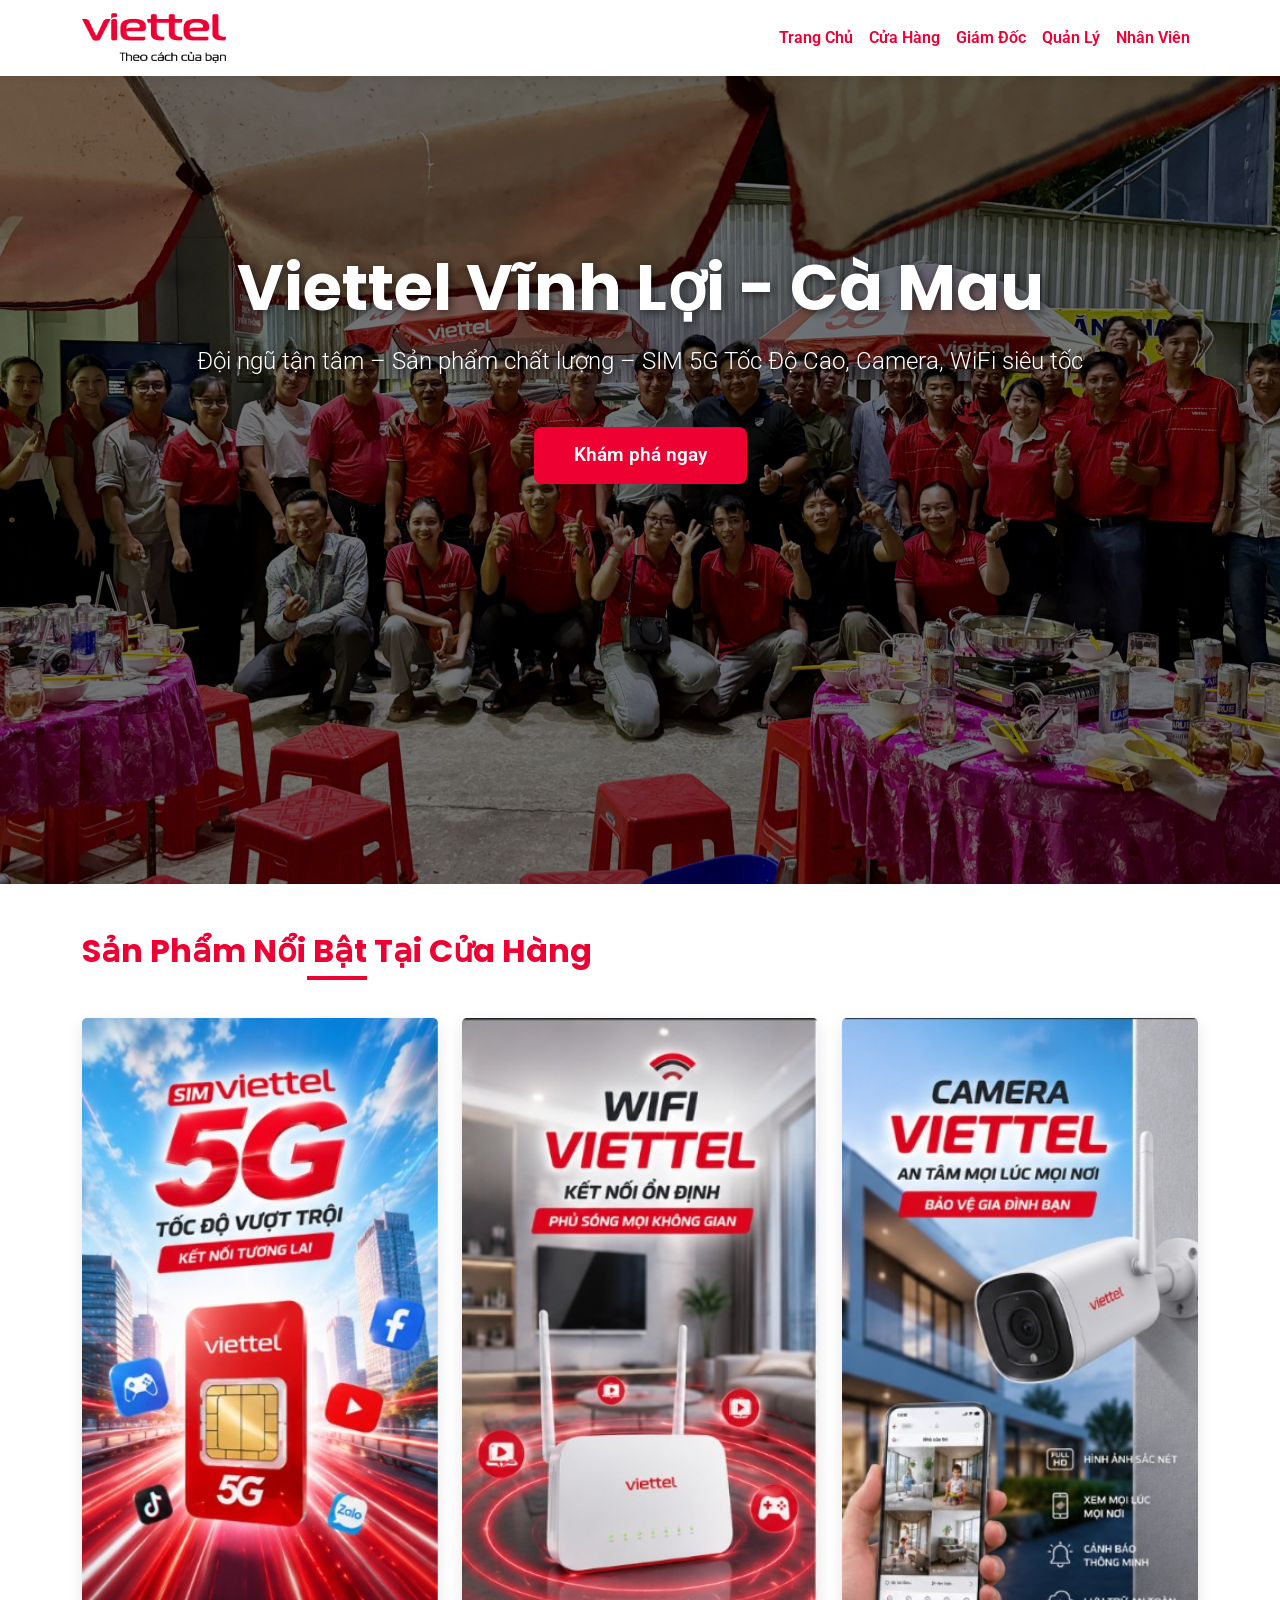
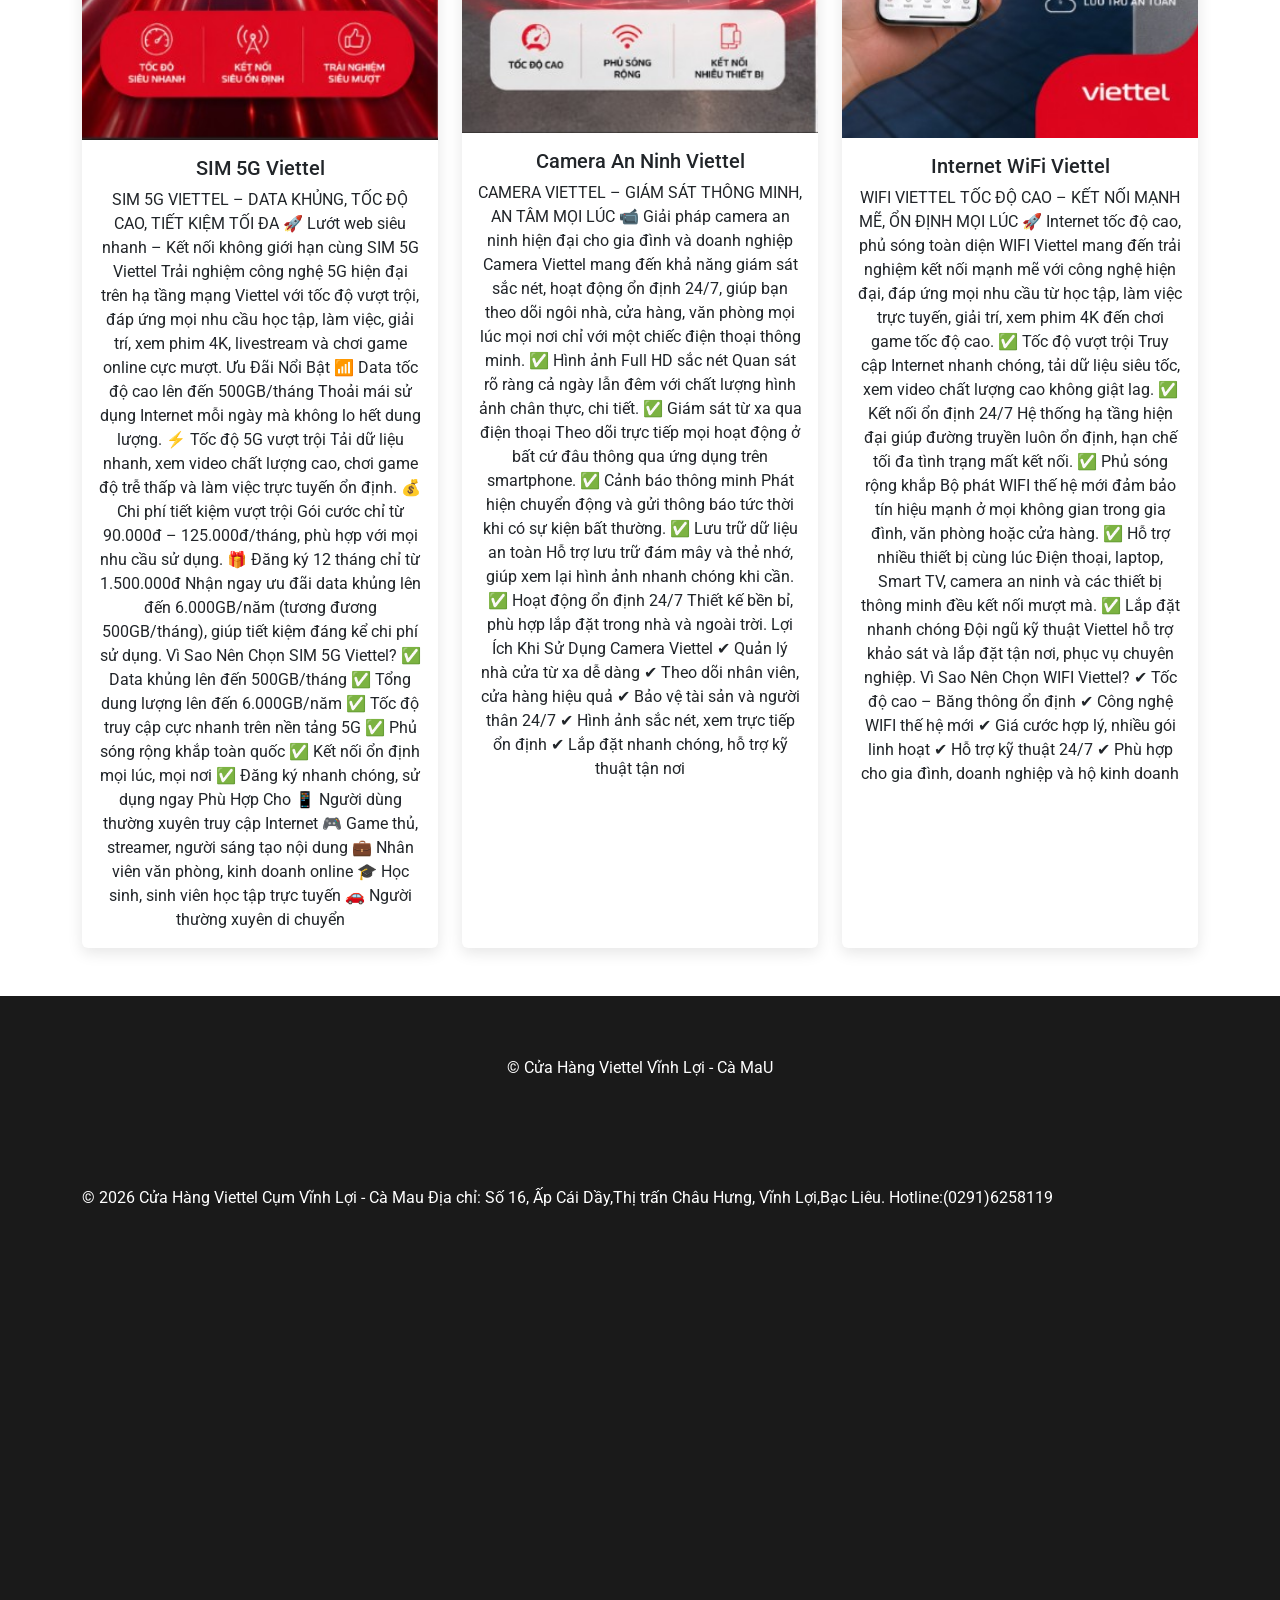
<file: index.html>
<!doctype html>
<html lang="vi">
  <head>
    <meta charset="UTF-8" />
    <meta name="viewport" content="width=device-width, initial-scale=1.0" />
    <title>Viettel Vĩnh Lợi - Kết Nối Tương Lai</title>
    <!-- Bootstrap CSS -->
    <link
      href="https://cdn.jsdelivr.net/npm/bootstrap@5.3.3/dist/css/bootstrap.min.css"
      rel="stylesheet"
    />
    <!-- Google Fonts -->
    <link
      href="https://fonts.googleapis.com/css2?family=Poppins:wght@400;600;700&family=Roboto:wght@300;400;700&display=swap"
      rel="stylesheet"
    />
    <style>
      :root {
        --viettel-red: #ee0033;
        --viettel-dark: #1a1a1a;
        --light-gray: #f8f9fa;
      }
      body {
        font-family: "Roboto", sans-serif;
        color: #333;
      }
      .navbar {
        background-color: white;
        box-shadow: 0 2px 10px rgba(0, 0, 0, 0.1);
      }
      .navbar-brand img {
        height: 50px;
      }
      .nav-link {
        font-weight: 600;
        color: var(--viettel-red) !important;
      }
      .hero {
        background:
          linear-gradient(rgba(0, 0, 0, 0.55), rgba(0, 0, 0, 0.55)),
          url("image/AnhAECOQUAN.jpg")
            center/cover no-repeat;
        color: white;
        padding: 250px 0 400px;
        text-align: center;
        position: relative;
      }
      .hero h1 {
        font-family: "Poppins", sans-serif;
        font-size: 4rem;
        font-weight: 700;
        text-shadow: 2px 2px 8px rgba(0, 0, 0, 0.6);
      }
      .hero .lead {
        font-size: 1.5rem;
        text-shadow: 1px 1px 6px rgba(0, 0, 0, 0.7);
      }
      .btn-viettel {
        background-color: var(--viettel-red);
        border: none;
        color: white;
        font-weight: 600;
        padding: 14px 40px;
        font-size: 1.2rem;
      }
      .btn-viettel:hover {
        background-color: #c4002c;
      }
      .section-title {
        color: var(--viettel-red);
        font-family: "Poppins", sans-serif;
        font-weight: 700;
        position: relative;
        display: inline-block;
      }
      .section-title::after {
        content: "";
        width: 60px;
        height: 4px;
        background: var(--viettel-red);
        position: absolute;
        bottom: -10px;
        left: 50%;
        transform: translateX(-50%);
      }
      .product-card {
        transition: all 0.3s;
        border: none;
        box-shadow: 0 5px 15px rgba(0, 0, 0, 0.1);
      }
      .product-card:hover {
        transform: translateY(-10px);
        box-shadow: 0 15px 30px rgba(0, 0, 0, 0.15);
      }
      footer {
        background: var(--viettel-dark);
        color: white;
        padding: 60px 0 30px;
      }
    </style>
  </head>
  <body>
    <!-- Navbar -->
    <nav class="navbar navbar-expand-lg fixed-top">
      <div class="container">
        <a class="navbar-brand" href="index.html">
          <img src="image/logo-viettel-slogan.png" alt="Viettel Logo" />
        </a>
        <button
          class="navbar-toggler"
          type="button"
          data-bs-toggle="collapse"
          data-bs-target="#navbarNav"
        >
          <span class="navbar-toggler-icon"></span>
        </button>
        <div class="collapse navbar-collapse" id="navbarNav">
          <ul class="navbar-nav ms-auto">
              <li class="nav-item">
                <a class="nav-link" href="index.html">Trang Chủ</a>
              </li>
              <li class="nav-item">
                <a class="nav-link" href="products.html">Cửa Hàng</a>
              </li>
              <li class="nav-item">
                <a class="nav-link" href="director.html">Giám Đốc</a>
              </li>
              <li class="nav-item">
                <a class="nav-link" href="manager.html">Quản Lý</a>
              </li>
              <li class="nav-item">
                <a class="nav-link" href="staff.html">Nhân Viên</a>
              </li>
            </ul>
          </ul>
        </div>
      </div>
    </nav>

    <!-- Hero Section -->
    <section class="hero">
      <div class="container">
        <h1>Viettel Vĩnh Lợi - Cà Mau</h1>
        <p class="lead mt-3 mb-5">
          Đội ngũ tận tâm – Sản phẩm chất lượng – SIM 5G Tốc Độ Cao, Camera, WiFi siêu tốc
        </p>
        <a href="#products" class="btn btn-viettel btn-lg">Khám phá ngay</a>
      </div>
    </section>

    <!-- Sản phẩm -->
    <section id="products" class="py-5">
      <div class="container">
        <h2 class="section-title text-center mb-5">Sản Phẩm Nổi Bật Tại Cửa Hàng</h2>
        <div class="row g-4">
          <div class="col-md-4">
            <div class="card product-card h-100 text-center">
              <img
                src="image/Anh sim 5g dep.png.jpg"
                class="card-img-top"
                alt="SIM 5G"
              />
              <div class="card-body">
                <h5 class="card-title">SIM 5G Viettel</h5>
                <p class="card-text">
                  SIM 5G VIETTEL – DATA KHỦNG, TỐC ĐỘ CAO, TIẾT KIỆM TỐI ĐA

🚀 Lướt web siêu nhanh – Kết nối không giới hạn cùng SIM 5G Viettel

Trải nghiệm công nghệ 5G hiện đại trên hạ tầng mạng Viettel với tốc độ vượt trội, đáp ứng mọi nhu cầu học tập, làm việc, giải trí, xem phim 4K, livestream và chơi game online cực mượt.

Ưu Đãi Nổi Bật

📶 Data tốc độ cao lên đến 500GB/tháng
Thoải mái sử dụng Internet mỗi ngày mà không lo hết dung lượng.

⚡ Tốc độ 5G vượt trội
Tải dữ liệu nhanh, xem video chất lượng cao, chơi game độ trễ thấp và làm việc trực tuyến ổn định.

💰 Chi phí tiết kiệm vượt trội
Gói cước chỉ từ 90.000đ – 125.000đ/tháng, phù hợp với mọi nhu cầu sử dụng.

🎁 Đăng ký 12 tháng chỉ từ 1.500.000đ
Nhận ngay ưu đãi data khủng lên đến 6.000GB/năm (tương đương 500GB/tháng), giúp tiết kiệm đáng kể chi phí sử dụng.

Vì Sao Nên Chọn SIM 5G Viettel?

✅ Data khủng lên đến 500GB/tháng
✅ Tổng dung lượng lên đến 6.000GB/năm
✅ Tốc độ truy cập cực nhanh trên nền tảng 5G
✅ Phủ sóng rộng khắp toàn quốc
✅ Kết nối ổn định mọi lúc, mọi nơi
✅ Đăng ký nhanh chóng, sử dụng ngay

Phù Hợp Cho

📱 Người dùng thường xuyên truy cập Internet
🎮 Game thủ, streamer, người sáng tạo nội dung
💼 Nhân viên văn phòng, kinh doanh online
🎓 Học sinh, sinh viên học tập trực tuyến
🚗 Người thường xuyên di chuyển
                </p>
              </div>
            </div>
          </div>
          <div class="col-md-4">
            <div class="card product-card h-100 text-center">
              <img
                src="image/Anh wifi dep.jpg"
                class="card-img-top"
                alt="Camera"
              />
              <div class="card-body">
                <h5 class="card-title">Camera An Ninh Viettel</h5>
                <p class="card-text">
                  CAMERA VIETTEL – GIÁM SÁT THÔNG MINH, AN TÂM MỌI LÚC

📹 Giải pháp camera an ninh hiện đại cho gia đình và doanh nghiệp

Camera Viettel mang đến khả năng giám sát sắc nét, hoạt động ổn định 24/7, giúp bạn theo dõi ngôi nhà, cửa hàng, văn phòng mọi lúc mọi nơi chỉ với một chiếc điện thoại thông minh.

✅ Hình ảnh Full HD sắc nét
Quan sát rõ ràng cả ngày lẫn đêm với chất lượng hình ảnh chân thực, chi tiết.

✅ Giám sát từ xa qua điện thoại
Theo dõi trực tiếp mọi hoạt động ở bất cứ đâu thông qua ứng dụng trên smartphone.

✅ Cảnh báo thông minh
Phát hiện chuyển động và gửi thông báo tức thời khi có sự kiện bất thường.

✅ Lưu trữ dữ liệu an toàn
Hỗ trợ lưu trữ đám mây và thẻ nhớ, giúp xem lại hình ảnh nhanh chóng khi cần.

✅ Hoạt động ổn định 24/7
Thiết kế bền bỉ, phù hợp lắp đặt trong nhà và ngoài trời.

Lợi Ích Khi Sử Dụng Camera Viettel

✔ Quản lý nhà cửa từ xa dễ dàng
✔ Theo dõi nhân viên, cửa hàng hiệu quả
✔ Bảo vệ tài sản và người thân 24/7
✔ Hình ảnh sắc nét, xem trực tiếp ổn định
✔ Lắp đặt nhanh chóng, hỗ trợ kỹ thuật tận nơi
              </div>
            </div>
          </div>
          <div class="col-md-4">
            <div class="card product-card h-100 text-center">
              <img
                src="image/Camera dep.jpg"
                class="card-img-top"
                alt="WiFi"
              />
              <div class="card-body">
                <h5 class="card-title">Internet WiFi Viettel</h5>
                <p class="card-text">
                  WIFI VIETTEL TỐC ĐỘ CAO – KẾT NỐI MẠNH MẼ, ỔN ĐỊNH MỌI LÚC

🚀 Internet tốc độ cao, phủ sóng toàn diện

WIFI Viettel mang đến trải nghiệm kết nối mạnh mẽ với công nghệ hiện đại, đáp ứng mọi nhu cầu từ học tập, làm việc trực tuyến, giải trí, xem phim 4K đến chơi game tốc độ cao.

✅ Tốc độ vượt trội
Truy cập Internet nhanh chóng, tải dữ liệu siêu tốc, xem video chất lượng cao không giật lag.

✅ Kết nối ổn định 24/7
Hệ thống hạ tầng hiện đại giúp đường truyền luôn ổn định, hạn chế tối đa tình trạng mất kết nối.

✅ Phủ sóng rộng khắp
Bộ phát WIFI thế hệ mới đảm bảo tín hiệu mạnh ở mọi không gian trong gia đình, văn phòng hoặc cửa hàng.

✅ Hỗ trợ nhiều thiết bị cùng lúc
Điện thoại, laptop, Smart TV, camera an ninh và các thiết bị thông minh đều kết nối mượt mà.

✅ Lắp đặt nhanh chóng
Đội ngũ kỹ thuật Viettel hỗ trợ khảo sát và lắp đặt tận nơi, phục vụ chuyên nghiệp.

Vì Sao Nên Chọn WIFI Viettel?

✔ Tốc độ cao – Băng thông ổn định
✔ Công nghệ WIFI thế hệ mới
✔ Giá cước hợp lý, nhiều gói linh hoạt
✔ Hỗ trợ kỹ thuật 24/7
✔ Phù hợp cho gia đình, doanh nghiệp và hộ kinh doanh
                </p>
              </div>
            </div>
          </div>
        </div>
      </div>
    </section>

    <!-- Footer -->
    <footer class="text-center">
      <div class="container">
        <p>&copy;  Cửa Hàng Viettel Vĩnh Lợi - Cà MaU</p>
      </div>
    </footer>
    <!-- Footer - Thêm Google Maps -->
    <footer>
      <div class="container">
        <p>
          &copy; 2026 Cửa Hàng Viettel Cụm Vĩnh Lợi - Cà Mau Địa chỉ: Số 16,
          Ấp Cái Dầy,Thị trấn Châu Hưng, Vĩnh Lợi,Bạc Liêu.
          Hotline:(0291)6258119
        </p>
        <!-- Google Maps Embed -->
        <div class="map-embed mt-3">
          <iframe
            src="https://www.google.com/maps/embed?pb=!4v1769789781553!6m8!1m7!1sCAoSHENJQUJJaEFUNEswMzNDeTVKWEtfTXRYcUd4a1o.!2m2!1d9.340543069572645!2d105.7157329065225!3f90.79227554474872!4f1.4586104502050858!5f0.7820865974627469"
            width="1500"
            height="600"
            style="border: 0"
            allowfullscreen=""
            loading="lazy"
            referrerpolicy="no-referrer-when-downgrade"
            width="100%"
            height="500"
            style="border: 0"
            allowfullscreen=""
            loading="lazy"
            referrerpolicy="no-referrer-when-downgrade"
          ></iframe>
        </div>
      </div>
    </footer>

    <!-- Bootstrap JS -->
    <script src="https://cdn.jsdelivr.net/npm/bootstrap@5.3.3/dist/js/bootstrap.bundle.min.js"></script>
  </body>
</html>
</file>
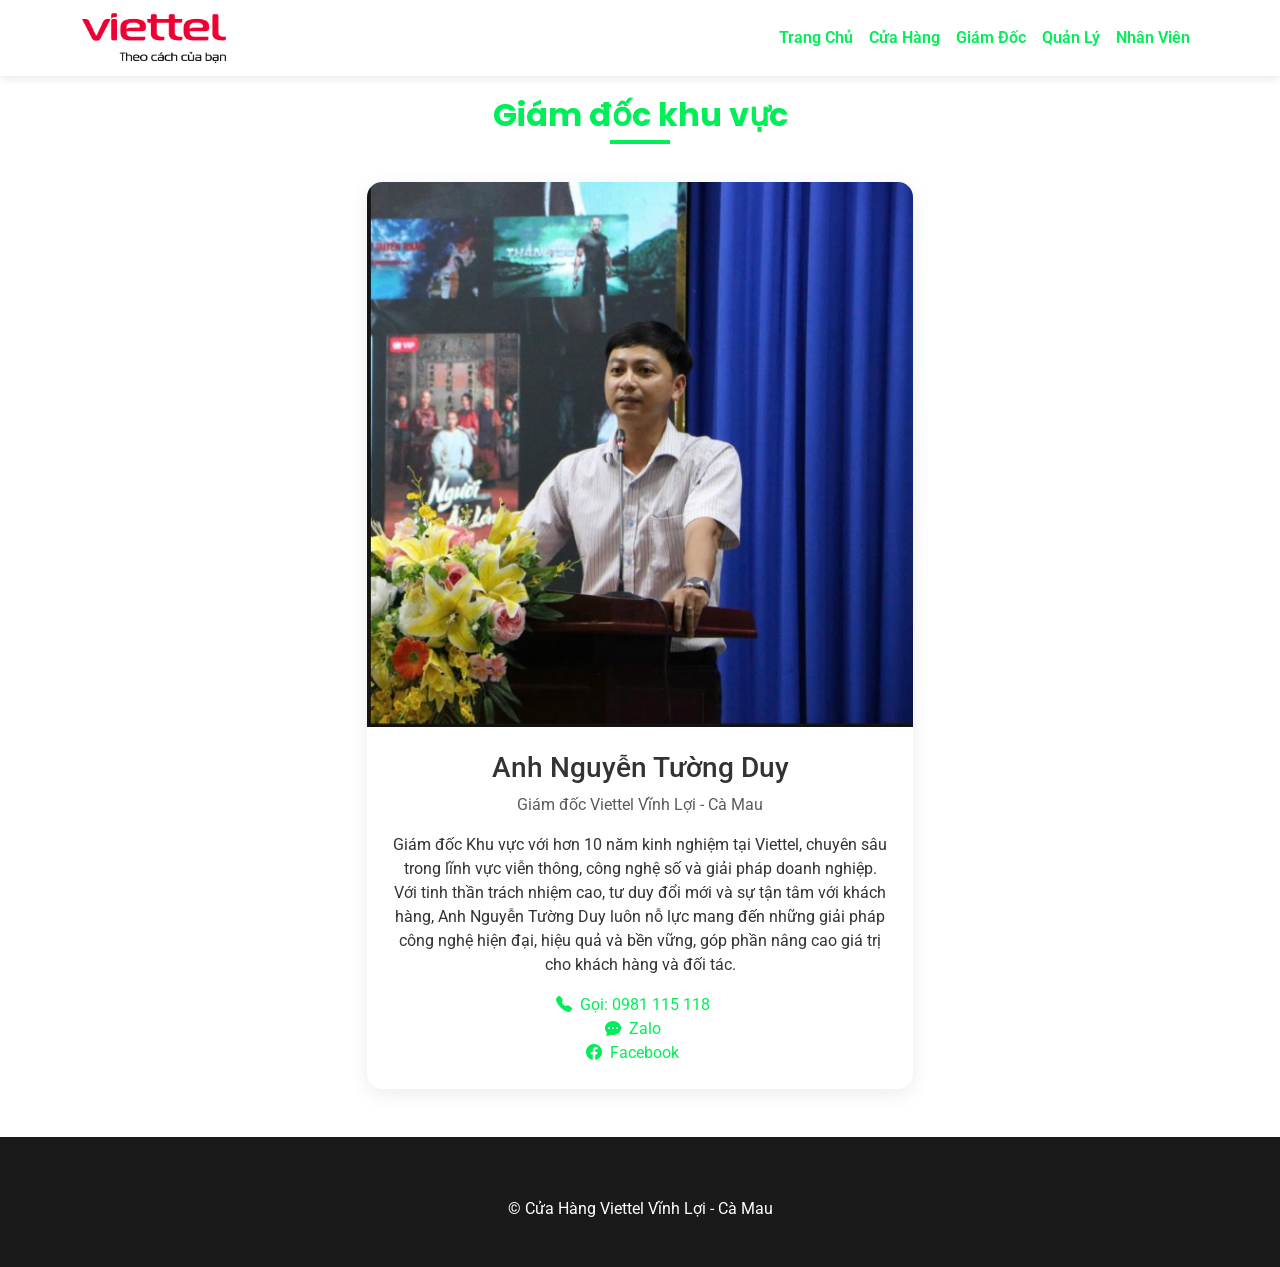
<file: director.html>
<!doctype html>
<html lang="vi">
  <head>
    <meta charset="UTF-8" />
    <meta name="viewport" content="width=device-width, initial-scale=1.0" />
    <title>Giám Đốc Viettel Vĩnh Lợi - Cà Mau</title>
    <link
      href="https://cdn.jsdelivr.net/npm/bootstrap@5.3.3/dist/css/bootstrap.min.css"
      rel="stylesheet"
    />
    <link
      href="https://fonts.googleapis.com/css2?family=Poppins:wght@400;600;700&family=Roboto:wght@300;400;700&display=swap"
      rel="stylesheet"
    />
    <link
      rel="stylesheet"
      href="https://cdn.jsdelivr.net/npm/bootstrap-icons@1.11.3/font/bootstrap-icons.min.css"
    />
    <style>
      :root {
        --viettel-red: #00ee57;
        --viettel-dark: #1a1a1a;
        --light-gray: #f8f9fa;
      }
      body {
        font-family: "Roboto", sans-serif;
        color: #333;
      }
      .navbar {
        background-color: white;
        box-shadow: 0 2px 10px rgba(0, 0, 0, 0.1);
      }
      .navbar-brand img {
        height: 50px;
      }
      .nav-link {
        font-weight: 600;
        color: var(--viettel-red) !important;
      }
      .section-title {
        color: var(--viettel-red);
        font-family: "Poppins", sans-serif;
        font-weight: 700;
        position: relative;
        display: inline-block;
      }
      .section-title::after {
        content: "";
        width: 60px;
        height: 4px;
        background: var(--viettel-red);
        position: absolute;
        bottom: -10px;
        left: 50%;
        transform: translateX(-50%);
      }
      .team-card {
        background: white;
        border-radius: 15px;
        overflow: hidden;
        box-shadow: 0 5px 20px rgba(0, 0, 0, 0.08);
        transition: all 0.3s;
      }
      .team-card:hover {
        transform: translateY(-8px);
      }
      .contact-link {
        color: var(--viettel-red);
        text-decoration: none;
        margin-right: 15px;
      }
      .contact-link:hover {
        color: #c4002c;
      }
      footer {
        background: var(--viettel-dark);
        color: white;
        padding: 60px 0 30px;
      }
    </style>
  </head>
  <body>
    <!-- Navbar -->
    <nav class="navbar navbar-expand-lg fixed-top">
      <div class="container">
        <a class="navbar-brand" href="index.html">
          <img src="image/logo-viettel-slogan.png" alt="Viettel Logo" />
        </a>
        <button
          class="navbar-toggler"
          type="button"
          data-bs-toggle="collapse"
          data-bs-target="#navbarNav"
        >
          <span class="navbar-toggler-icon"></span>
        </button>
        <div class="collapse navbar-collapse" id="navbarNav">
          <ul class="navbar-nav ms-auto">
            <li class="nav-item">
              <a class="nav-link" href="index.html">Trang Chủ</a>
            </li>
            <li class="nav-item">
              <a class="nav-link" href="products.html">Cửa Hàng</a>
            </li>
            <li class="nav-item">
              <a class="nav-link" href="director.html">Giám Đốc</a>
            </li>
            <li class="nav-item">
              <a class="nav-link" href="manager.html">Quản Lý</a>
            </li>
            <li class="nav-item">
              <a class="nav-link" href="staff.html">Nhân Viên</a>
            </li>
          </ul>
        </div>
      </div>
    </nav>

    <section class="py-5 mt-5">
      <div class="container text-center">
        <h2 class="section-title mb-5">Giám đốc khu vực</h2>
        <div class="row justify-content-center">
          <div class="col-md-6">
            <div class="team-card">
              <img
                src="image/Anh giám đốc.jpg"
                class="card-img-top"
                alt="Giám đốc"
              />
              <div class="card-body p-4">
                <h3>Anh Nguyễn Tường Duy</h3>
                <p class="text-muted">Giám đốc Viettel Vĩnh Lợi - Cà Mau</p>
                <p>
                  Giám đốc Khu vực với hơn 10 năm kinh nghiệm tại Viettel,
                  chuyên sâu trong lĩnh vực viễn thông, công nghệ số và giải
                  pháp doanh nghiệp. Với tinh thần trách nhiệm cao, tư duy đổi
                  mới và sự tận tâm với khách hàng, Anh Nguyễn Tường Duy luôn nỗ lực
                  mang đến những giải pháp công nghệ hiện đại, hiệu quả và bền
                  vững, góp phần nâng cao giá trị cho khách hàng và đối tác.
                </p>

                <div class="mt-3">
                  <a href="tel:0981115118" class="contact-link"
                    ><i class="bi bi-telephone-fill me-1"></i> Gọi: 0981 115
                    118</a
                  ><br />
                  <a href="https://zalo.me/0981115118" class="contact-link"
                    ><i class="bi bi-chat-dots-fill me-1"></i> Zalo</a
                  ><br />
                  <a
                    href="https://www.facebook.com/profile.php?id=nguyen.van.a"
                    class="contact-link"
                    ><i class="bi bi-facebook me-1"></i> Facebook</a
                  >
                </div>
              </div>
            </div>
          </div>
        </div>
      </div>
    </section>

    <footer class="text-center">
      <div class="container">
        <p>&copy; Cửa Hàng Viettel Vĩnh Lợi - Cà Mau</p>
      </div>
    </footer>

    <script src="https://cdn.jsdelivr.net/npm/bootstrap@5.3.3/dist/js/bootstrap.bundle.min.js"></script>
  </body>
</html>
</file>
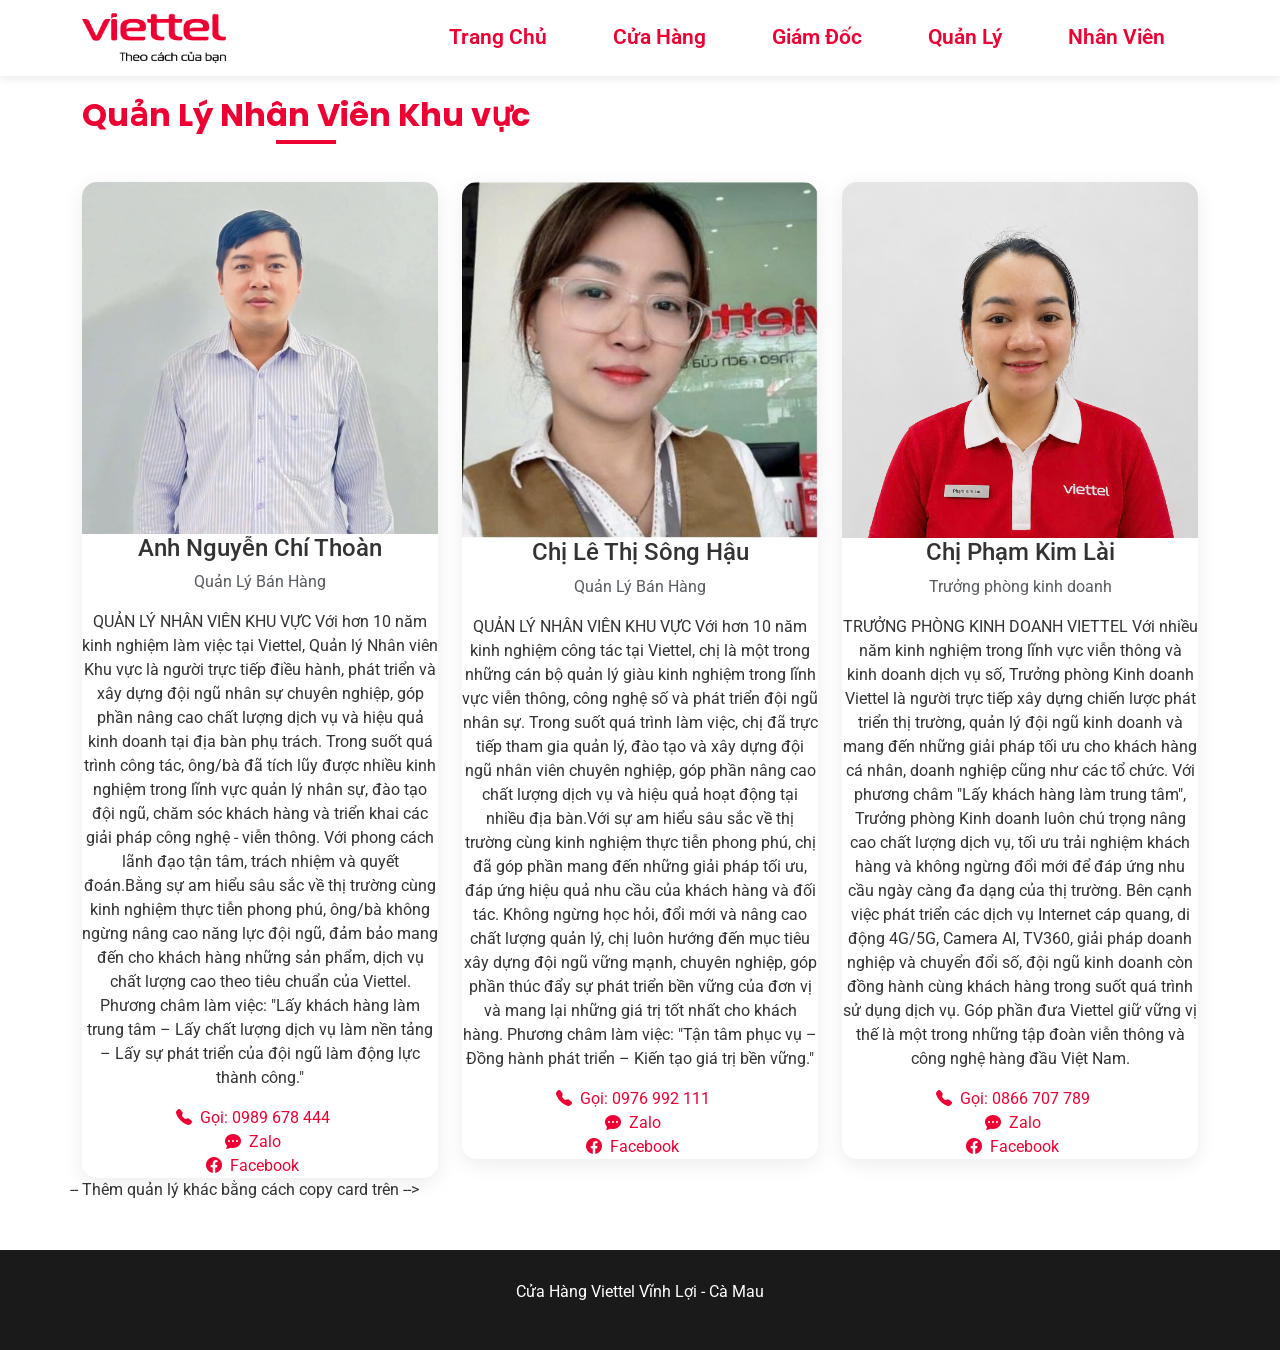
<file: manager.html>
<!doctype html>
<html lang="vi">
  <head>
    <meta charset="UTF-8" />
    <meta name="viewport" content="width=device-width, initial-scale=1.0" />
    <title>Quản Lý - Cửa Hàng Viettel Vĩnh Lợi</title>
    <link
      href="https://cdn.jsdelivr.net/npm/bootstrap@5.3.3/dist/css/bootstrap.min.css"
      rel="stylesheet"
    />
    <link
      href="https://fonts.googleapis.com/css2?family=Poppins:wght@400;600;700&family=Roboto:wght@300;400;700&display=swap"
      rel="stylesheet"
    />
    <link
      rel="stylesheet"
      href="https://cdn.jsdelivr.net/npm/bootstrap-icons@1.11.3/font/bootstrap-icons.min.css"
    />
    <link rel="stylesheet" href="style.css" />
  </head>
  <body>
    <!-- Navbar -->
    <nav class="navbar navbar-expand-lg fixed-top">
      <div class="container">
        <a class="navbar-brand" href="index.html">
          <img src="image/logo-viettel-slogan.png" alt="Viettel Logo" />
        </a>
        <button
          class="navbar-toggler"
          type="button"
          data-bs-toggle="collapse"
          data-bs-target="#navbarNav"
        >
          <span class="navbar-toggler-icon"></span>
        </button>
        <div class="collapse navbar-collapse" id="navbarNav">
          <ul class="navbar-nav ms-auto">
            <li class="nav-item">
              <a class="nav-link" href="index.html">Trang Chủ</a>
            </li>
            <li class="nav-item">
              <a class="nav-link" href="products.html">Cửa Hàng</a>
            </li>
            <li class="nav-item">
              <a class="nav-link" href="director.html">Giám Đốc</a>
            </li>
            <li class="nav-item">
              <a class="nav-link" href="manager.html">Quản Lý</a>
            </li>
            <li class="nav-item">
              <a class="nav-link" href="staff.html">Nhân Viên</a>
            </li>
          </ul>
        </div>
      </div>
    </nav>

    <section class="py-5 mt-5">
      <div class="container">
        <h2 class="section-title text-center mb-5">
          Quản Lý Nhân Viên Khu vực
        </h2>
        <div class="row g-4">
          <div class="col-md-4">
            <div class="team-card text-center">
              <img
                src="image/Anh a Thoan(2).jpg"
                class="card-img-top"
                alt="Quản lý 1"
              />
              <div class="card-body">
                <h4>Anh Nguyễn Chí Thoàn</h4>
                <p class="text-muted">Quản Lý Bán Hàng</p>
                <p>
                  QUẢN LÝ NHÂN VIÊN KHU VỰC Với hơn 10 năm kinh nghiệm làm việc
                  tại Viettel, Quản lý Nhân viên Khu vực là người trực tiếp điều
                  hành, phát triển và xây dựng đội ngũ nhân sự chuyên nghiệp,
                  góp phần nâng cao chất lượng dịch vụ và hiệu quả kinh doanh
                  tại địa bàn phụ trách. Trong suốt quá trình công tác, ông/bà
                  đã tích lũy được nhiều kinh nghiệm trong lĩnh vực quản lý nhân
                  sự, đào tạo đội ngũ, chăm sóc khách hàng và triển khai các
                  giải pháp công nghệ - viễn thông. Với phong cách lãnh đạo tận
                  tâm, trách nhiệm và quyết đoán.Bằng sự am hiểu sâu sắc về thị trường cùng kinh nghiệm thực
                  tiễn phong phú, ông/bà không ngừng nâng cao năng lực đội ngũ,
                  đảm bảo mang đến cho khách hàng những sản phẩm, dịch vụ chất
                  lượng cao theo tiêu chuẩn của Viettel. Phương châm làm việc:
                  "Lấy khách hàng làm trung tâm – Lấy chất lượng dịch vụ làm nền
                  tảng – Lấy sự phát triển của đội ngũ làm động lực thành công."
                </p>
                <div class="mt-3">
                  <a href="tel:0989678444" class="contact-link"
                    ><i class="bi bi-telephone-fill me-1"></i> Gọi: 0989 678
                    444</a
                  ><br />
                  <a href="https://zalo.me/0989678444" class="contact-link"
                    ><i class="bi bi-chat-dots-fill me-1"></i> Zalo</a
                  ><br />
                  <a
                    href="https://www.facebook.com/nguyen.chi.thoan.2024"
                    class="contact-link"
                    ><i class="bi bi-facebook me-1"></i> Facebook</a
                  >
                </div>
              </div>
            </div>
          </div>
          <div class="col-md-4">
            <div class="team-card text-center">
              <img
                src="image/Anh che hau(1).jpg"
                class="card-img-top"
                alt="Quản lý 2"
              />
              <div class="card-body">
                <h4>Chị Lê Thị Sông Hậu</h4>
                <p class="text-muted">Quản Lý Bán Hàng</p>
                <p>
                  QUẢN LÝ NHÂN VIÊN KHU VỰC Với hơn 10 năm kinh nghiệm công tác
                  tại Viettel, chị là một trong những cán bộ quản lý giàu kinh
                  nghiệm trong lĩnh vực viễn thông, công nghệ số và phát triển
                  đội ngũ nhân sự. Trong suốt quá trình làm việc, chị đã trực
                  tiếp tham gia quản lý, đào tạo và xây dựng đội ngũ nhân viên
                  chuyên nghiệp, góp phần nâng cao chất lượng dịch vụ và hiệu
                  quả hoạt động tại nhiều địa bàn.Với sự am hiểu sâu sắc về thị
                  trường cùng kinh nghiệm thực tiễn phong phú, chị đã góp phần
                  mang đến những giải pháp tối ưu, đáp ứng hiệu quả nhu cầu của
                  khách hàng và đối tác. Không ngừng học hỏi, đổi mới và nâng
                  cao chất lượng quản lý, chị luôn hướng đến mục tiêu xây dựng
                  đội ngũ vững mạnh, chuyên nghiệp, góp phần thúc đẩy sự phát
                  triển bền vững của đơn vị và mang lại những giá trị tốt nhất
                  cho khách hàng. Phương châm làm việc: "Tận tâm phục vụ – Đồng
                  hành phát triển – Kiến tạo giá trị bền vững."
                </p>
                <div class="mt-3">
                  <a href="tel:0976992111" class="contact-link"
                    ><i class="bi bi-telephone-fill me-1"></i> Gọi: 0976 992
                    111</a
                  ><br />
                  <a href="https://zalo.me/0976992111" class="contact-link"
                    ><i class="bi bi-chat-dots-fill me-1"></i> Zalo</a
                  ><br />
                  <a
                    href="https://www.facebook.com/share/1CxENFoHpD/?mibextid=wwXIfr"
                    class="contact-link"
                    ><i class="bi bi-facebook me-1"></i> Facebook</a
                  >
                </div>
              </div>
            </div>
          </div>
          <! <div class="row g-4">
          <div class="col-md-4">
            <div class="team-card text-center">
              <img
                src="image/Anh Che Lai.jpg"
                class="card-img-top"
                alt="Quản lý 1"
              />
              <div class="card-body">
                <h4>Chị Phạm Kim Lài</h4>
                <p class="text-muted">Trưởng phòng kinh doanh</p>
                <p>
                  TRƯỞNG PHÒNG KINH DOANH VIETTEL
Với nhiều năm kinh nghiệm trong lĩnh vực viễn thông và kinh doanh dịch vụ số, Trưởng phòng Kinh doanh Viettel là người trực tiếp xây dựng chiến lược phát triển thị trường, quản lý đội ngũ kinh doanh và mang đến những giải pháp tối ưu cho khách hàng cá nhân, doanh nghiệp cũng như các tổ chức.
Với phương châm "Lấy khách hàng làm trung tâm", Trưởng phòng Kinh doanh luôn chú trọng nâng cao chất lượng dịch vụ, tối ưu trải nghiệm khách hàng và không ngừng đổi mới để đáp ứng nhu cầu ngày càng đa dạng của thị trường. Bên cạnh việc phát triển các dịch vụ Internet cáp quang, di động 4G/5G, Camera AI, TV360, giải pháp doanh nghiệp và chuyển đổi số, đội ngũ kinh doanh còn đồng hành cùng khách hàng trong suốt quá trình sử dụng dịch vụ.
Góp phần đưa Viettel giữ vững vị thế là một trong những tập đoàn viễn thông và công nghệ hàng đầu Việt Nam.
                <div class="mt-3">
                  <a href="tel:0866707789" class="contact-link"
                    ><i class="bi bi-telephone-fill me-1"></i> Gọi: 0866 707
                    789</a
                  ><br />
                  <a href="https://zalo.me/0866707789" class="contact-link"
                    ><i class="bi bi-chat-dots-fill me-1"></i> Zalo</a
                  ><br />
                  <a
                    href="https://www.facebook.com/share/1CxENFoHpD/?mibextid=wwXIfr"
                    class="contact-link"
                    ><i class="bi bi-facebook me-1"></i> Facebook</a
                  >
                </div>
              </div>
            </div>
          </div>-- Thêm quản lý khác bằng cách copy card trên -->
        </div>
      </div>
    </section>

    <footer>
      <div class="container">
        <p>Cửa Hàng Viettel Vĩnh Lợi - Cà Mau</p>
      </div>
    </footer>

    <script src="https://cdn.jsdelivr.net/npm/bootstrap@5.3.3/dist/js/bootstrap.bundle.min.js"></script>
  </body>
</html>
</file>
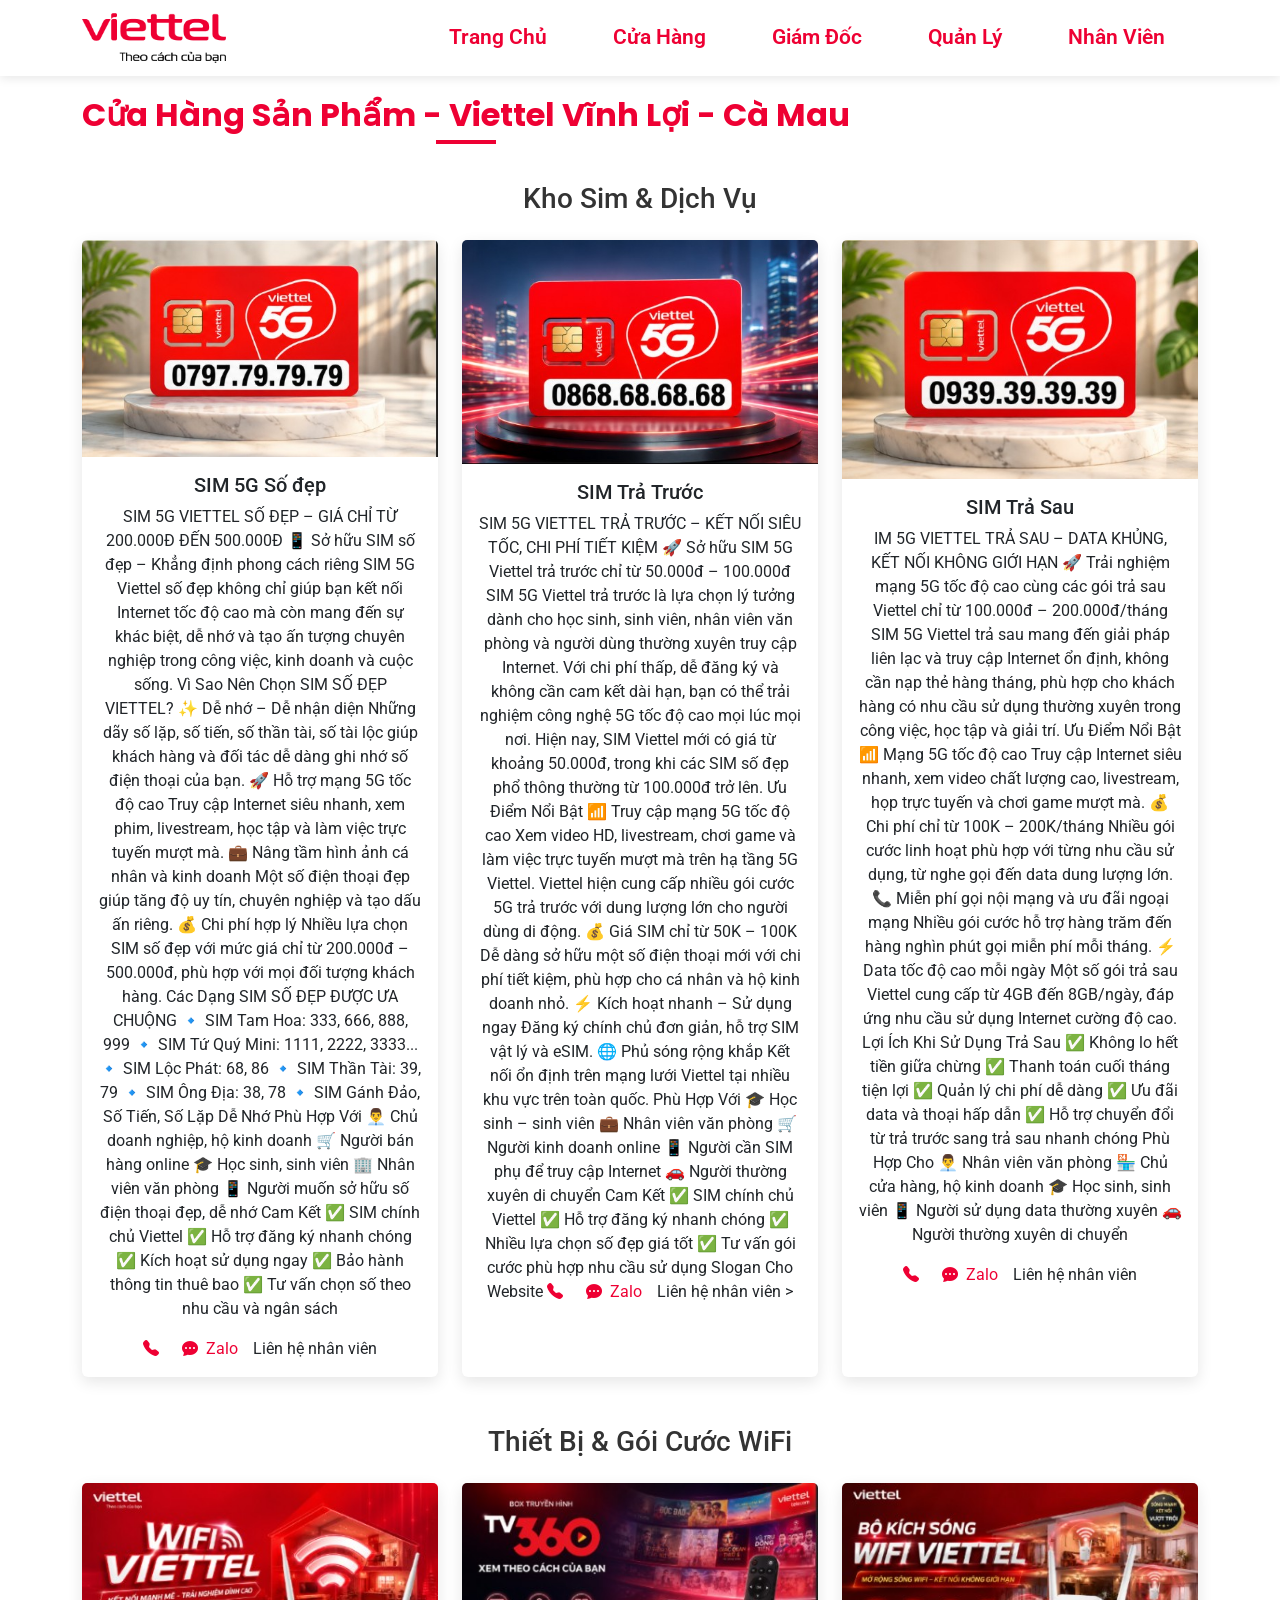
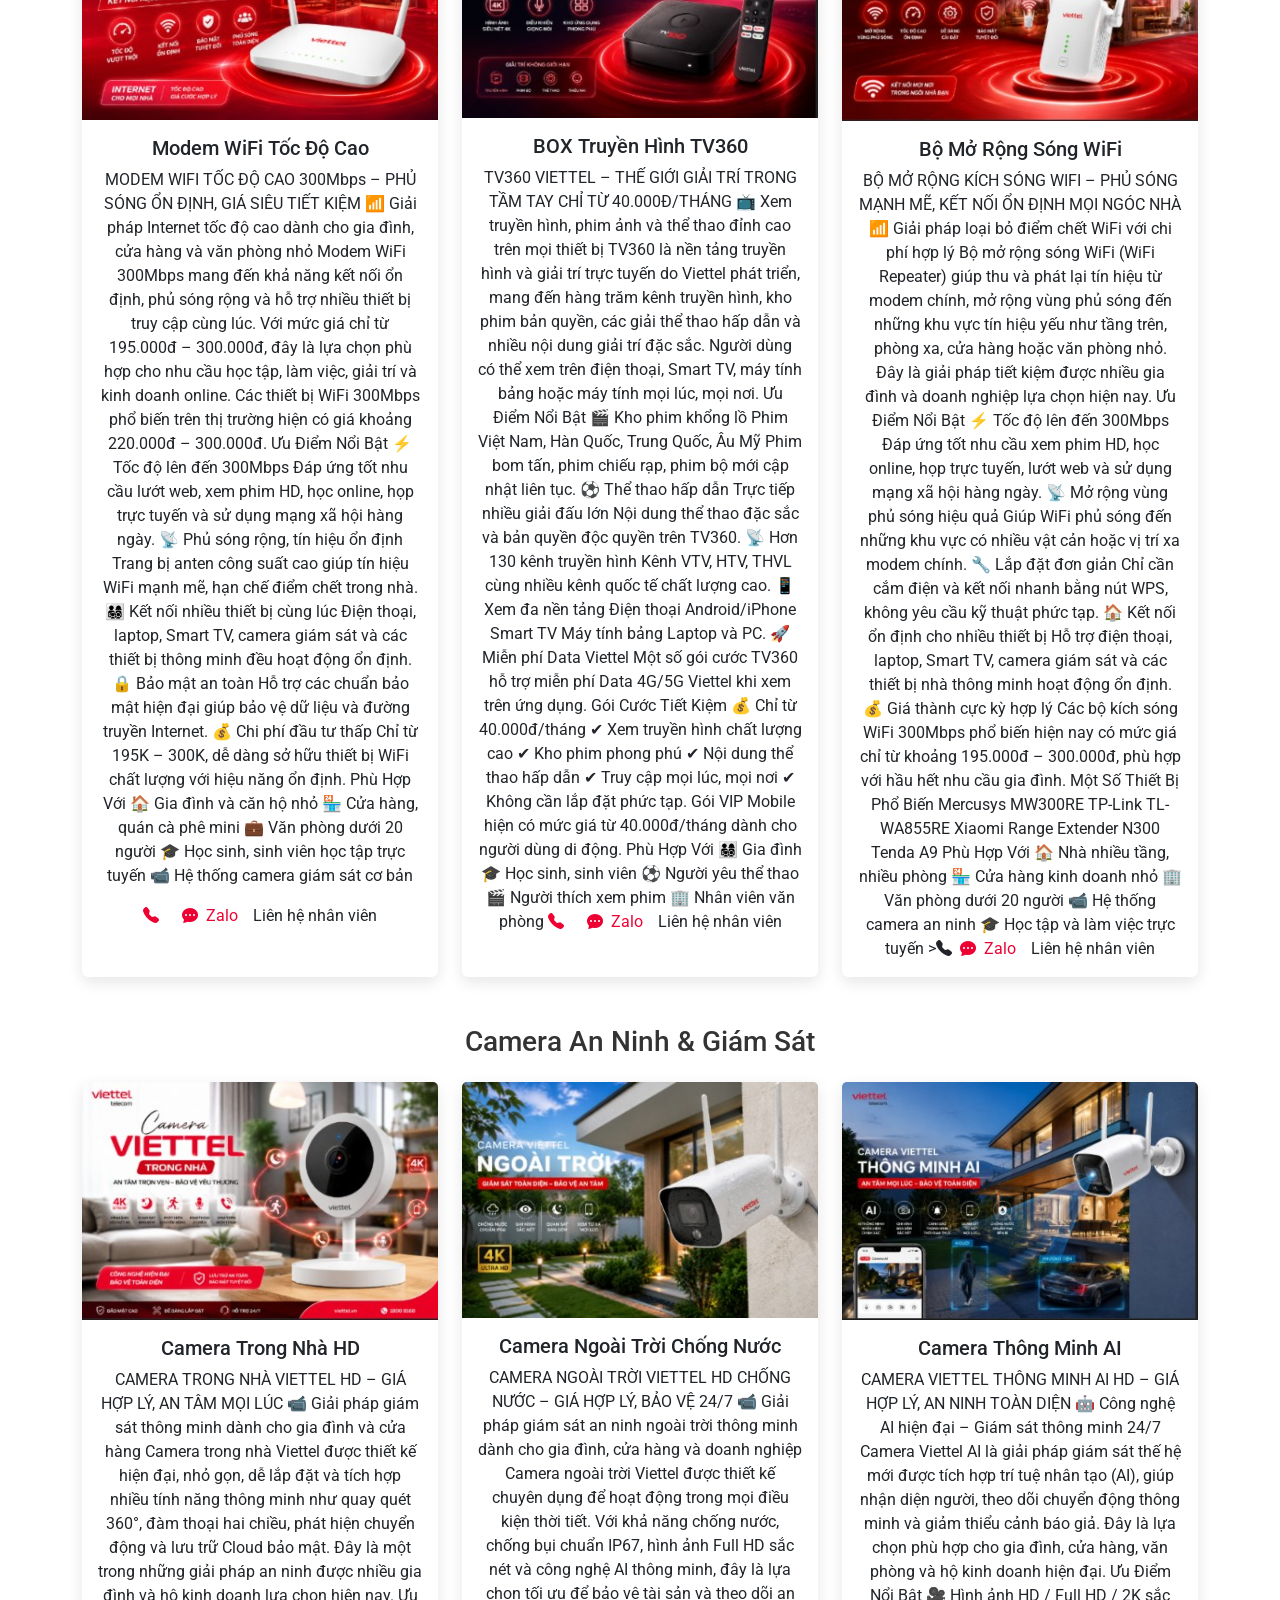
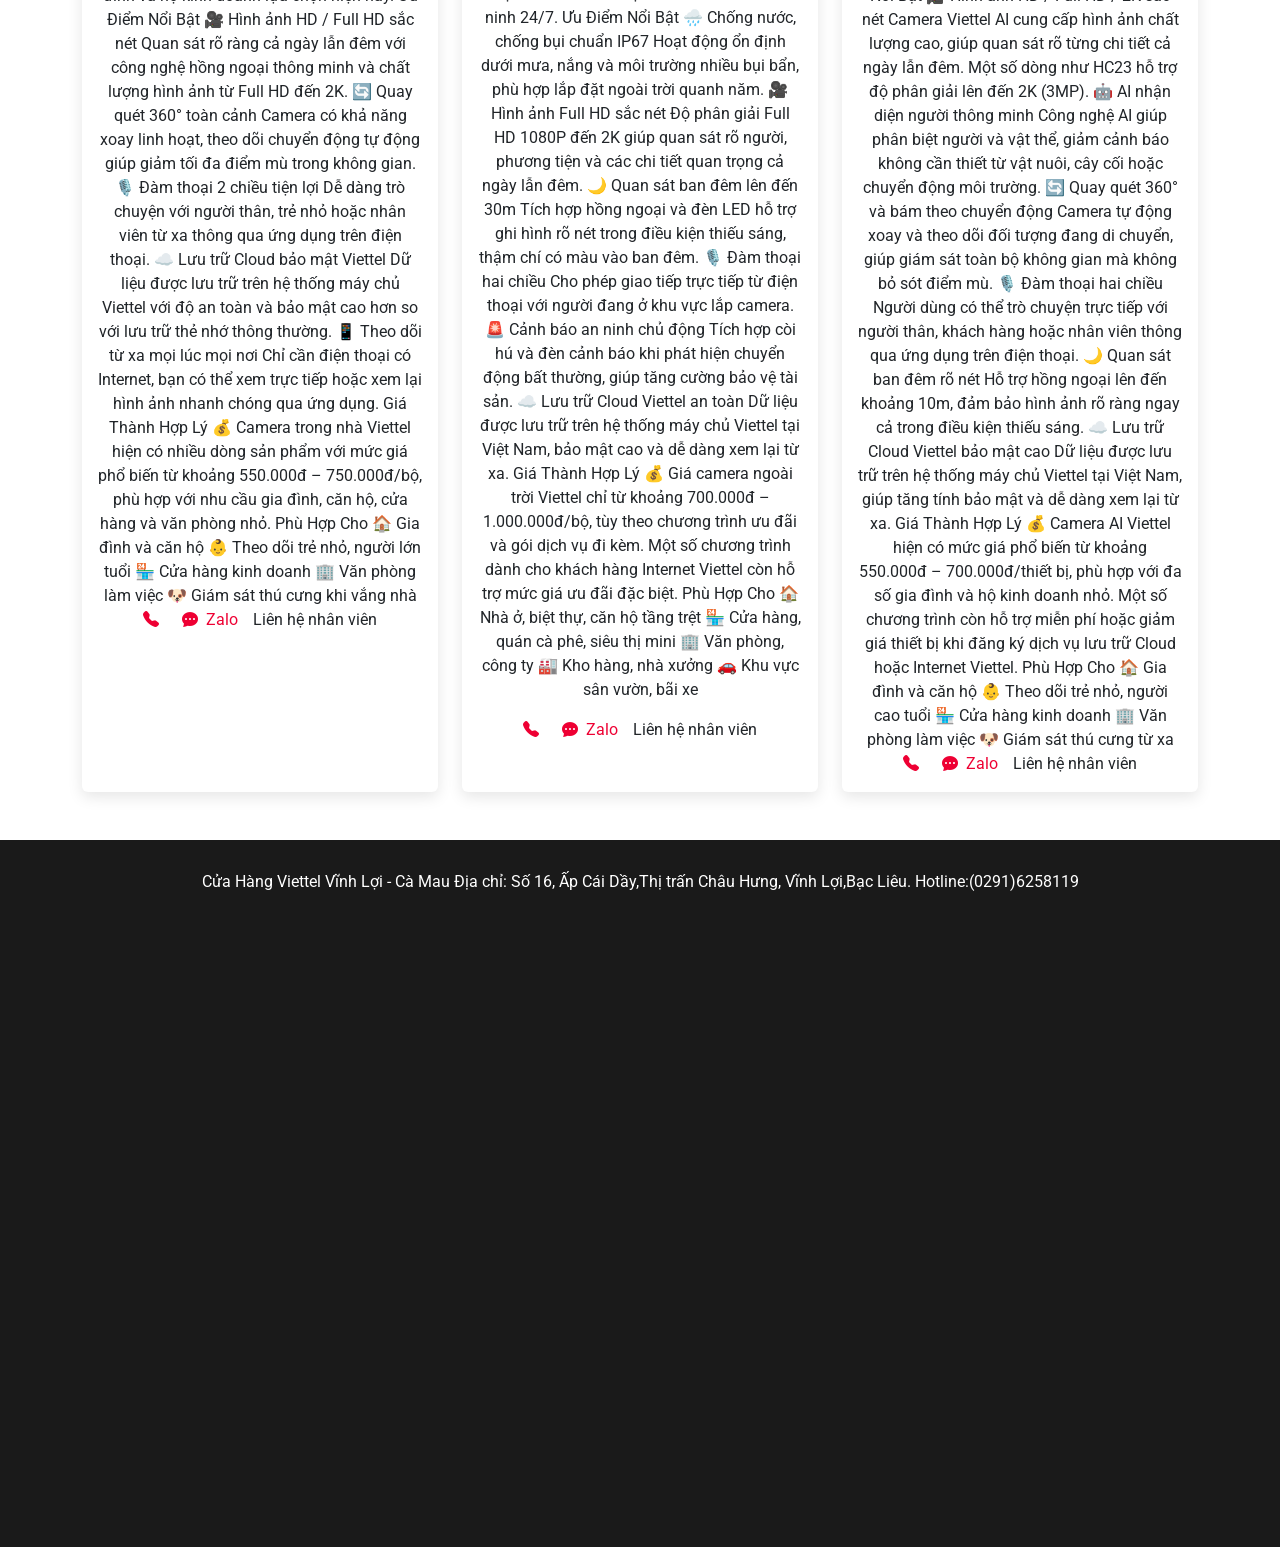
<file: products.html>
<!doctype html>
<html lang="vi">
  <head>
    <meta charset="UTF-8" />
    <meta name="viewport" content="width=device-width, initial-scale=1.0" />
    <title>Cửa Hàng Sản Phẩm - Viettel Vĩnh Lợi - Cà Mau</title>
    <link
      href="https://cdn.jsdelivr.net/npm/bootstrap@5.3.3/dist/css/bootstrap.min.css"
      rel="stylesheet"
    />
    <link
      href="https://fonts.googleapis.com/css2?family=Poppins:wght@400;600;700&family=Roboto:wght@300;400;700&display=swap"
      rel="stylesheet"
    />
    <link
      rel="stylesheet"
      href="https://cdn.jsdelivr.net/npm/bootstrap-icons@1.11.3/font/bootstrap-icons.min.css"
    />
    <link rel="stylesheet" href="style.css" />
  </head>
  <body>
    <!-- Navbar -->
    <nav class="navbar navbar-expand-lg fixed-top">
      <div class="container">
        <a class="navbar-brand" href="index.html">
          <img src="image/logo-viettel-slogan.png" alt="Viettel Logo" />
        </a>
        <button
          class="navbar-toggler"
          type="button"
          data-bs-toggle="collapse"
          data-bs-target="#navbarNav"
        >
          <span class="navbar-toggler-icon"></span>
        </button>
        <div class="collapse navbar-collapse" id="navbarNav">
          <ul class="navbar-nav ms-auto">
            <li class="nav-item">
              <a class="nav-link" href="index.html">Trang Chủ</a>
            </li>
            <li class="nav-item">
              <a class="nav-link active" href="products.html">Cửa Hàng</a>
            </li>
            <li class="nav-item">
              <a class="nav-link" href="director.html">Giám Đốc</a>
            </li>
            <li class="nav-item">
              <a class="nav-link" href="manager.html">Quản Lý</a>
            </li>
            <li class="nav-item">
              <a class="nav-link" href="staff.html">Nhân Viên</a>
            </li>
          </ul>
        </div>
      </div>
    </nav>

    <section class="py-5 mt-5">
      <div class="container">
        <h2 class="section-title text-center mb-5">
          Cửa Hàng Sản Phẩm - Viettel Vĩnh Lợi - Cà Mau
        </h2>

        <!-- Nhóm 1: Kho Sim -->
        <h3 class="text-center mb-4">Kho Sim & Dịch Vụ</h3>
        <div class="row g-4 mb-5">
          <div class="col-md-4">
            <div class="card product-card h-100 text-center">
              <img src="image/Anh sim 79.jpg" class="card-img-top" alt="SIM 5G" />
              <div class="card-body">
                <h5 class="card-title">SIM 5G Số đẹp</h5>
                <p class="card-text">
                  SIM 5G VIETTEL SỐ ĐẸP – GIÁ CHỈ TỪ 200.000Đ ĐẾN 500.000Đ

📱 Sở hữu SIM số đẹp – Khẳng định phong cách riêng

SIM 5G Viettel số đẹp không chỉ giúp bạn kết nối Internet tốc độ cao mà còn mang đến sự khác biệt, dễ nhớ và tạo ấn tượng chuyên nghiệp trong công việc, kinh doanh và cuộc sống.

Vì Sao Nên Chọn SIM SỐ ĐẸP VIETTEL?

✨ Dễ nhớ – Dễ nhận diện
Những dãy số lặp, số tiến, số thần tài, số tài lộc giúp khách hàng và đối tác dễ dàng ghi nhớ số điện thoại của bạn.

🚀 Hỗ trợ mạng 5G tốc độ cao
Truy cập Internet siêu nhanh, xem phim, livestream, học tập và làm việc trực tuyến mượt mà.

💼 Nâng tầm hình ảnh cá nhân và kinh doanh
Một số điện thoại đẹp giúp tăng độ uy tín, chuyên nghiệp và tạo dấu ấn riêng.

💰 Chi phí hợp lý
Nhiều lựa chọn SIM số đẹp với mức giá chỉ từ 200.000đ – 500.000đ, phù hợp với mọi đối tượng khách hàng.

Các Dạng SIM SỐ ĐẸP ĐƯỢC ƯA CHUỘNG

🔹 SIM Tam Hoa: 333, 666, 888, 999
🔹 SIM Tứ Quý Mini: 1111, 2222, 3333...
🔹 SIM Lộc Phát: 68, 86
🔹 SIM Thần Tài: 39, 79
🔹 SIM Ông Địa: 38, 78
🔹 SIM Gánh Đảo, Số Tiến, Số Lặp Dễ Nhớ

Phù Hợp Với

👨‍💼 Chủ doanh nghiệp, hộ kinh doanh
🛒 Người bán hàng online
🎓 Học sinh, sinh viên
🏢 Nhân viên văn phòng
📱 Người muốn sở hữu số điện thoại đẹp, dễ nhớ

Cam Kết

✅ SIM chính chủ Viettel
✅ Hỗ trợ đăng ký nhanh chóng
✅ Kích hoạt sử dụng ngay
✅ Bảo hành thông tin thuê bao
✅ Tư vấn chọn số theo nhu cầu và ngân sách
                </p>
                <a href="tel:0382895134" class="contact-link"
                  ><i class="bi bi-telephone-fill me-1"></i>
                  <a href="https://zalo.me/0382895134" class="contact-link"
                    ><i class="bi bi-chat-dots-fill me-1"></i> Zalo</a
                  >Liên hệ nhân viên</a
                >
              </div>
            </div>
          </div>
          <div class="col-md-4">
            <div class="card product-card h-100 text-center">
              <img src="image/Anh sim 68.jpg" class="card-img-top" alt="SIM Trả Trước" />
              <div class="card-body">
                <h5 class="card-title">SIM Trả Trước</h5>
                <p class="card-text">
                  SIM 5G VIETTEL TRẢ TRƯỚC – KẾT NỐI SIÊU TỐC, CHI PHÍ TIẾT KIỆM

🚀 Sở hữu SIM 5G Viettel trả trước chỉ từ 50.000đ – 100.000đ

SIM 5G Viettel trả trước là lựa chọn lý tưởng dành cho học sinh, sinh viên, nhân viên văn phòng và người dùng thường xuyên truy cập Internet. Với chi phí thấp, dễ đăng ký và không cần cam kết dài hạn, bạn có thể trải nghiệm công nghệ 5G tốc độ cao mọi lúc mọi nơi. Hiện nay, SIM Viettel mới có giá từ khoảng 50.000đ, trong khi các SIM số đẹp phổ thông thường từ 100.000đ trở lên.

Ưu Điểm Nổi Bật

📶 Truy cập mạng 5G tốc độ cao
Xem video HD, livestream, chơi game và làm việc trực tuyến mượt mà trên hạ tầng 5G Viettel. Viettel hiện cung cấp nhiều gói cước 5G trả trước với dung lượng lớn cho người dùng di động.

💰 Giá SIM chỉ từ 50K – 100K
Dễ dàng sở hữu một số điện thoại mới với chi phí tiết kiệm, phù hợp cho cá nhân và hộ kinh doanh nhỏ.

⚡ Kích hoạt nhanh – Sử dụng ngay
Đăng ký chính chủ đơn giản, hỗ trợ SIM vật lý và eSIM.

🌐 Phủ sóng rộng khắp
Kết nối ổn định trên mạng lưới Viettel tại nhiều khu vực trên toàn quốc.

Phù Hợp Với

🎓 Học sinh – sinh viên
💼 Nhân viên văn phòng
🛒 Người kinh doanh online
📱 Người cần SIM phụ để truy cập Internet
🚗 Người thường xuyên di chuyển

Cam Kết

✅ SIM chính chủ Viettel
✅ Hỗ trợ đăng ký nhanh chóng
✅ Nhiều lựa chọn số đẹp giá tốt
✅ Tư vấn gói cước phù hợp nhu cầu sử dụng

Slogan Cho Website
                <a href="tel:" class="contact-link"
                  ><i class="bi bi-telephone-fill me-1"></i>
                  <a href="https://zalo.me/0382895134" class="contact-link"
                    ><i class="bi bi-chat-dots-fill me-1"></i> Zalo</a
                  >Liên hệ nhân viên</a
                >
                >
              </div>
            </div>
          </div>
          <div class="col-md-4">
            <div class="card product-card h-100 text-center">
              <img src="image/Anh sim 39.jpg" class="card-img-top" alt="SIM Trả Sau" />
              <div class="card-body">
                <h5 class="card-title">SIM Trả Sau</h5>
                <p class="card-text">
                 IM 5G VIETTEL TRẢ SAU – DATA KHỦNG, KẾT NỐI KHÔNG GIỚI HẠN

🚀 Trải nghiệm mạng 5G tốc độ cao cùng các gói trả sau Viettel chỉ từ 100.000đ – 200.000đ/tháng

SIM 5G Viettel trả sau mang đến giải pháp liên lạc và truy cập Internet ổn định, không cần nạp thẻ hàng tháng, phù hợp cho khách hàng có nhu cầu sử dụng thường xuyên trong công việc, học tập và giải trí.

Ưu Điểm Nổi Bật

📶 Mạng 5G tốc độ cao
Truy cập Internet siêu nhanh, xem video chất lượng cao, livestream, họp trực tuyến và chơi game mượt mà.

💰 Chi phí chỉ từ 100K – 200K/tháng
Nhiều gói cước linh hoạt phù hợp với từng nhu cầu sử dụng, từ nghe gọi đến data dung lượng lớn.

📞 Miễn phí gọi nội mạng và ưu đãi ngoại mạng
Nhiều gói cước hỗ trợ hàng trăm đến hàng nghìn phút gọi miễn phí mỗi tháng.

⚡ Data tốc độ cao mỗi ngày
Một số gói trả sau Viettel cung cấp từ 4GB đến 8GB/ngày, đáp ứng nhu cầu sử dụng Internet cường độ cao.

Lợi Ích Khi Sử Dụng Trả Sau

✅ Không lo hết tiền giữa chừng
✅ Thanh toán cuối tháng tiện lợi
✅ Quản lý chi phí dễ dàng
✅ Ưu đãi data và thoại hấp dẫn
✅ Hỗ trợ chuyển đổi từ trả trước sang trả sau nhanh chóng

Phù Hợp Cho

👨‍💼 Nhân viên văn phòng
🏪 Chủ cửa hàng, hộ kinh doanh
🎓 Học sinh, sinh viên
📱 Người sử dụng data thường xuyên
🚗 Người thường xuyên di chuyển
                </p>
                <a href="tel:0382895134" class="contact-link"
                  ><i class="bi bi-telephone-fill me-1"></i>
                  <a href="https://zalo.me/0762486646" class="contact-link"
                    ><i class="bi bi-chat-dots-fill me-1"></i> Zalo</a
                  >Liên hệ nhân viên</a
                >
              </div>
            </div>
          </div>
          <!-- Thêm sản phẩm Kho Sim khác nếu cần -->
        </div>

        <!-- Nhóm 2: WiFi -->
        <h3 class="text-center mb-4">Thiết Bị & Gói Cước WiFi</h3>
        <div class="row g-4 mb-5">
          <div class="col-md-4">
            <div class="card product-card h-100 text-center">
              <img src="image/ANH wifi dep2.jpg" class="card-img-top" alt="MODEM WIFI" />
              <div class="card-body">
                <h5 class="card-title">Modem WiFi Tốc Độ Cao</h5>
                <p class="card-text">
                  MODEM WIFI TỐC ĐỘ CAO 300Mbps – PHỦ SÓNG ỔN ĐỊNH, GIÁ SIÊU TIẾT KIỆM

📶 Giải pháp Internet tốc độ cao dành cho gia đình, cửa hàng và văn phòng nhỏ

Modem WiFi 300Mbps mang đến khả năng kết nối ổn định, phủ sóng rộng và hỗ trợ nhiều thiết bị truy cập cùng lúc. Với mức giá chỉ từ 195.000đ – 300.000đ, đây là lựa chọn phù hợp cho nhu cầu học tập, làm việc, giải trí và kinh doanh online. Các thiết bị WiFi 300Mbps phổ biến trên thị trường hiện có giá khoảng 220.000đ – 300.000đ.

Ưu Điểm Nổi Bật

⚡ Tốc độ lên đến 300Mbps
Đáp ứng tốt nhu cầu lướt web, xem phim HD, học online, họp trực tuyến và sử dụng mạng xã hội hàng ngày.

📡 Phủ sóng rộng, tín hiệu ổn định
Trang bị anten công suất cao giúp tín hiệu WiFi mạnh mẽ, hạn chế điểm chết trong nhà.

👨‍👩‍👧‍👦 Kết nối nhiều thiết bị cùng lúc
Điện thoại, laptop, Smart TV, camera giám sát và các thiết bị thông minh đều hoạt động ổn định.

🔒 Bảo mật an toàn
Hỗ trợ các chuẩn bảo mật hiện đại giúp bảo vệ dữ liệu và đường truyền Internet.

💰 Chi phí đầu tư thấp
Chỉ từ 195K – 300K, dễ dàng sở hữu thiết bị WiFi chất lượng với hiệu năng ổn định.
Phù Hợp Với
🏠 Gia đình và căn hộ nhỏ
🏪 Cửa hàng, quán cà phê mini
💼 Văn phòng dưới 20 người
🎓 Học sinh, sinh viên học tập trực tuyến
📹 Hệ thống camera giám sát cơ bản
                </p>
                <a href="tel:0382895134" class="contact-link"
                  ><i class="bi bi-telephone-fill me-1"></i>
                  <a href="https://zalo.me/0382895134" class="contact-link"
                    ><i class="bi bi-chat-dots-fill me-1"></i> Zalo</a
                  >Liên hệ nhân viên</a
                >
              </div>
            </div>
          </div>
          <div class="col-md-4">
            <div class="card product-card h-100 text-center">
              <img src="image/ANH BOX TV360.jpg" class="card-img-top" alt="BOX TV360" />
              <div class="card-body">
                <h5 class="card-title">BOX Truyền Hình TV360</h5>
                <p class="card-text">
              TV360 VIETTEL – THẾ GIỚI GIẢI TRÍ TRONG TẦM TAY CHỈ TỪ 40.000Đ/THÁNG

📺 Xem truyền hình, phim ảnh và thể thao đỉnh cao trên mọi thiết bị

TV360 là nền tảng truyền hình và giải trí trực tuyến do Viettel phát triển, mang đến hàng trăm kênh truyền hình, kho phim bản quyền, các giải thể thao hấp dẫn và nhiều nội dung giải trí đặc sắc. Người dùng có thể xem trên điện thoại, Smart TV, máy tính bảng hoặc máy tính mọi lúc, mọi nơi.

Ưu Điểm Nổi Bật

🎬 Kho phim khổng lồ

Phim Việt Nam, Hàn Quốc, Trung Quốc, Âu Mỹ
Phim bom tấn, phim chiếu rạp, phim bộ mới cập nhật liên tục.

⚽ Thể thao hấp dẫn

Trực tiếp nhiều giải đấu lớn
Nội dung thể thao đặc sắc và bản quyền độc quyền trên TV360.

📡 Hơn 130 kênh truyền hình

Kênh VTV, HTV, THVL cùng nhiều kênh quốc tế chất lượng cao.

📱 Xem đa nền tảng

Điện thoại Android/iPhone
Smart TV
Máy tính bảng
Laptop và PC.

🚀 Miễn phí Data Viettel
Một số gói cước TV360 hỗ trợ miễn phí Data 4G/5G Viettel khi xem trên ứng dụng.

Gói Cước Tiết Kiệm

💰 Chỉ từ 40.000đ/tháng

✔ Xem truyền hình chất lượng cao
✔ Kho phim phong phú
✔ Nội dung thể thao hấp dẫn
✔ Truy cập mọi lúc, mọi nơi
✔ Không cần lắp đặt phức tạp. Gói VIP Mobile hiện có mức giá từ 40.000đ/tháng dành cho người dùng di động.

Phù Hợp Với

👨‍👩‍👧‍👦 Gia đình
🎓 Học sinh, sinh viên
⚽ Người yêu thể thao
🎬 Người thích xem phim
🏢 Nhân viên văn phòng
                <a href="tel:0382895134" class="contact-link"
                  ><i class="bi bi-telephone-fill me-1"></i>
                  <a href="https://zalo.me/0762486646" class="contact-link"
                    ><i class="bi bi-chat-dots-fill me-1"></i> Zalo</a
                  >Liên hệ nhân viên</a
                >
              </div>
            </div>
          </div>
          <div class="col-md-4">
            <div class="card product-card h-100 text-center">
              <img src="image/ANH BO KICH SONG WIFI.jpg" class="card-img-top" alt="Bộ Mở Rộng Sóng" />
              <div class="card-body">
                <h5 class="card-title">Bộ Mở Rộng Sóng WiFi</h5>
                <p class="card-text">
                 BỘ MỞ RỘNG KÍCH SÓNG WIFI – PHỦ SÓNG MẠNH MẼ, KẾT NỐI ỔN ĐỊNH MỌI NGÓC NHÀ

📶 Giải pháp loại bỏ điểm chết WiFi với chi phí hợp lý

Bộ mở rộng sóng WiFi (WiFi Repeater) giúp thu và phát lại tín hiệu từ modem chính, mở rộng vùng phủ sóng đến những khu vực tín hiệu yếu như tầng trên, phòng xa, cửa hàng hoặc văn phòng nhỏ. Đây là giải pháp tiết kiệm được nhiều gia đình và doanh nghiệp lựa chọn hiện nay.

Ưu Điểm Nổi Bật

⚡ Tốc độ lên đến 300Mbps
Đáp ứng tốt nhu cầu xem phim HD, học online, họp trực tuyến, lướt web và sử dụng mạng xã hội hàng ngày.

📡 Mở rộng vùng phủ sóng hiệu quả
Giúp WiFi phủ sóng đến những khu vực có nhiều vật cản hoặc vị trí xa modem chính.

🔧 Lắp đặt đơn giản
Chỉ cần cắm điện và kết nối nhanh bằng nút WPS, không yêu cầu kỹ thuật phức tạp.

🏠 Kết nối ổn định cho nhiều thiết bị
Hỗ trợ điện thoại, laptop, Smart TV, camera giám sát và các thiết bị nhà thông minh hoạt động ổn định.

💰 Giá thành cực kỳ hợp lý
Các bộ kích sóng WiFi 300Mbps phổ biến hiện nay có mức giá chỉ từ khoảng 195.000đ – 300.000đ, phù hợp với hầu hết nhu cầu gia đình.

Một Số Thiết Bị Phổ Biến
Mercusys MW300RE
TP-Link TL-WA855RE
Xiaomi Range Extender N300
Tenda A9
Phù Hợp Với

🏠 Nhà nhiều tầng, nhiều phòng
🏪 Cửa hàng kinh doanh nhỏ
🏢 Văn phòng dưới 20 người
📹 Hệ thống camera an ninh
🎓 Học tập và làm việc trực tuyến
                  ><i class="bi bi-telephone-fill me-1"></i>
                  <a href="https://zalo.me/0762486646" class="contact-link"
                    ><i class="bi bi-chat-dots-fill me-1"></i> Zalo</a
                  >Liên hệ nhân viên</a
                >
              </div>
            </div>
          </div>
          <!-- Thêm sản phẩm WiFi khác nếu cần -->
        </div>

        <!-- Nhóm 3: Camera -->
        <h3 class="text-center mb-4">Camera An Ninh & Giám Sát</h3>
        <div class="row g-4">
          <div class="col-md-4">
            <div class="card product-card h-100 text-center">
              <img src="image/ANH CAMERA TRONG NHA.jpg" class="card-img-top" alt="Camera Trong Nhà" />
              <div class="card-body">
                <h5 class="card-title">Camera Trong Nhà HD</h5>
                <p class="card-text">
                 CAMERA TRONG NHÀ VIETTEL HD – GIÁ HỢP LÝ, AN TÂM MỌI LÚC

📹 Giải pháp giám sát thông minh dành cho gia đình và cửa hàng

Camera trong nhà Viettel được thiết kế hiện đại, nhỏ gọn, dễ lắp đặt và tích hợp nhiều tính năng thông minh như quay quét 360°, đàm thoại hai chiều, phát hiện chuyển động và lưu trữ Cloud bảo mật. Đây là một trong những giải pháp an ninh được nhiều gia đình và hộ kinh doanh lựa chọn hiện nay.

Ưu Điểm Nổi Bật

🎥 Hình ảnh HD / Full HD sắc nét
Quan sát rõ ràng cả ngày lẫn đêm với công nghệ hồng ngoại thông minh và chất lượng hình ảnh từ Full HD đến 2K.

🔄 Quay quét 360° toàn cảnh
Camera có khả năng xoay linh hoạt, theo dõi chuyển động tự động giúp giảm tối đa điểm mù trong không gian.

🎙️ Đàm thoại 2 chiều tiện lợi
Dễ dàng trò chuyện với người thân, trẻ nhỏ hoặc nhân viên từ xa thông qua ứng dụng trên điện thoại.

☁️ Lưu trữ Cloud bảo mật Viettel
Dữ liệu được lưu trữ trên hệ thống máy chủ Viettel với độ an toàn và bảo mật cao hơn so với lưu trữ thẻ nhớ thông thường.

📱 Theo dõi từ xa mọi lúc mọi nơi
Chỉ cần điện thoại có Internet, bạn có thể xem trực tiếp hoặc xem lại hình ảnh nhanh chóng qua ứng dụng.

Giá Thành Hợp Lý

💰 Camera trong nhà Viettel hiện có nhiều dòng sản phẩm với mức giá phổ biến từ khoảng 550.000đ – 750.000đ/bộ, phù hợp với nhu cầu gia đình, căn hộ, cửa hàng và văn phòng nhỏ.

Phù Hợp Cho

🏠 Gia đình và căn hộ
👶 Theo dõi trẻ nhỏ, người lớn tuổi
🏪 Cửa hàng kinh doanh
🏢 Văn phòng làm việc
🐶 Giám sát thú cưng khi vắng nhà
                <a href="tel:0382895134" class="contact-link"
                  ><i class="bi bi-telephone-fill me-1"></i>
                  <a href="https://zalo.me/0382895134" class="contact-link"
                    ><i class="bi bi-chat-dots-fill me-1"></i> Zalo</a
                  >Liên hệ nhân viên</a
                >
              </div>
            </div>
          </div>
          <div class="col-md-4">
            <div class="card product-card h-100 text-center">
              <img src="image/ANH CAM NGOAI TROI.jpg" class="card-img-top" alt="Camera Ngoài Trời" />
              <div class="card-body">
                <h5 class="card-title">Camera Ngoài Trời Chống Nước</h5>
                <p class="card-text">
               CAMERA NGOÀI TRỜI VIETTEL HD CHỐNG NƯỚC – GIÁ HỢP LÝ, BẢO VỆ 24/7

📹 Giải pháp giám sát an ninh ngoài trời thông minh dành cho gia đình, cửa hàng và doanh nghiệp

Camera ngoài trời Viettel được thiết kế chuyên dụng để hoạt động trong mọi điều kiện thời tiết. Với khả năng chống nước, chống bụi chuẩn IP67, hình ảnh Full HD sắc nét và công nghệ AI thông minh, đây là lựa chọn tối ưu để bảo vệ tài sản và theo dõi an ninh 24/7.

Ưu Điểm Nổi Bật

🌧️ Chống nước, chống bụi chuẩn IP67
Hoạt động ổn định dưới mưa, nắng và môi trường nhiều bụi bẩn, phù hợp lắp đặt ngoài trời quanh năm.

🎥 Hình ảnh Full HD sắc nét
Độ phân giải Full HD 1080P đến 2K giúp quan sát rõ người, phương tiện và các chi tiết quan trọng cả ngày lẫn đêm.

🌙 Quan sát ban đêm lên đến 30m
Tích hợp hồng ngoại và đèn LED hỗ trợ ghi hình rõ nét trong điều kiện thiếu sáng, thậm chí có màu vào ban đêm.
🎙️ Đàm thoại hai chiều
Cho phép giao tiếp trực tiếp từ điện thoại với người đang ở khu vực lắp camera.

🚨 Cảnh báo an ninh chủ động
Tích hợp còi hú và đèn cảnh báo khi phát hiện chuyển động bất thường, giúp tăng cường bảo vệ tài sản.

☁️ Lưu trữ Cloud Viettel an toàn
Dữ liệu được lưu trữ trên hệ thống máy chủ Viettel tại Việt Nam, bảo mật cao và dễ dàng xem lại từ xa.

Giá Thành Hợp Lý

💰 Giá camera ngoài trời Viettel chỉ từ khoảng 700.000đ – 1.000.000đ/bộ, tùy theo chương trình ưu đãi và gói dịch vụ đi kèm. Một số chương trình dành cho khách hàng Internet Viettel còn hỗ trợ mức giá ưu đãi đặc biệt.

Phù Hợp Cho

🏠 Nhà ở, biệt thự, căn hộ tầng trệt
🏪 Cửa hàng, quán cà phê, siêu thị mini
🏢 Văn phòng, công ty
🏭 Kho hàng, nhà xưởng
🚗 Khu vực sân vườn, bãi xe
                </p>
                <a href="tel:0382895134" class="contact-link"
                  ><i class="bi bi-telephone-fill me-1"></i>
                  <a href="https://zalo.me/0382895134" class="contact-link"
                    ><i class="bi bi-chat-dots-fill me-1"></i> Zalo</a
                  >Liên hệ nhân viên</a
                >
              </div>
            </div>
          </div>
          <div class="col-md-4">
            <div class="card product-card h-100 text-center">
              <img src="image/ANH CAM THONG MINH AI.jpg" class="card-img-top" alt="Camera Thông Minh" />
              <div class="card-body">
                <h5 class="card-title">Camera Thông Minh AI</h5>
                <p class="card-text">
                  CAMERA VIETTEL THÔNG MINH AI HD – GIÁ HỢP LÝ, AN NINH TOÀN DIỆN

🤖 Công nghệ AI hiện đại – Giám sát thông minh 24/7

Camera Viettel AI là giải pháp giám sát thế hệ mới được tích hợp trí tuệ nhân tạo (AI), giúp nhận diện người, theo dõi chuyển động thông minh và giảm thiểu cảnh báo giả. Đây là lựa chọn phù hợp cho gia đình, cửa hàng, văn phòng và hộ kinh doanh hiện đại.

Ưu Điểm Nổi Bật

🎥 Hình ảnh HD / Full HD / 2K sắc nét
Camera Viettel AI cung cấp hình ảnh chất lượng cao, giúp quan sát rõ từng chi tiết cả ngày lẫn đêm. Một số dòng như HC23 hỗ trợ độ phân giải lên đến 2K (3MP).

🤖 AI nhận diện người thông minh
Công nghệ AI giúp phân biệt người và vật thể, giảm cảnh báo không cần thiết từ vật nuôi, cây cối hoặc chuyển động môi trường.

🔄 Quay quét 360° và bám theo chuyển động
Camera tự động xoay và theo dõi đối tượng đang di chuyển, giúp giám sát toàn bộ không gian mà không bỏ sót điểm mù.

🎙️ Đàm thoại hai chiều
Người dùng có thể trò chuyện trực tiếp với người thân, khách hàng hoặc nhân viên thông qua ứng dụng trên điện thoại.

🌙 Quan sát ban đêm rõ nét
Hỗ trợ hồng ngoại lên đến khoảng 10m, đảm bảo hình ảnh rõ ràng ngay cả trong điều kiện thiếu sáng.

☁️ Lưu trữ Cloud Viettel bảo mật cao
Dữ liệu được lưu trữ trên hệ thống máy chủ Viettel tại Việt Nam, giúp tăng tính bảo mật và dễ dàng xem lại từ xa.

Giá Thành Hợp Lý

💰 Camera AI Viettel hiện có mức giá phổ biến từ khoảng 550.000đ – 700.000đ/thiết bị, phù hợp với đa số gia đình và hộ kinh doanh nhỏ. Một số chương trình còn hỗ trợ miễn phí hoặc giảm giá thiết bị khi đăng ký dịch vụ lưu trữ Cloud hoặc Internet Viettel.

Phù Hợp Cho

🏠 Gia đình và căn hộ
👶 Theo dõi trẻ nhỏ, người cao tuổi
🏪 Cửa hàng kinh doanh
🏢 Văn phòng làm việc
🐶 Giám sát thú cưng từ xa
                <a href="tel:0382895134" class="contact-link"
                  ><i class="bi bi-telephone-fill me-1"></i>
                  <a href="https://zalo.me/0762486646" class="contact-link"
                    ><i class="bi bi-chat-dots-fill me-1"></i> Zalo</a
                  >Liên hệ nhân viên</a
                >
              </div>
            </div>
          </div>
          <!-- Thêm sản phẩm Camera khác nếu cần -->
        </div>
      </div>
    </section>

    <!-- Footer (giữ nguyên với Maps nếu đã có) -->
    <footer>
      <div class="container">
        <p>
           Cửa Hàng Viettel Vĩnh Lợi - Cà Mau Địa chỉ: Số 16, Ấp Cái Dầy,Thị trấn Châu Hưng, Vĩnh Lợi,Bạc Liêu. Hotline:(0291)6258119


        </p>
        <!-- Google Maps nếu đã tích hợp -->
        <div class="map-embed mt-3">
          <iframe
            src="https://www.google.com/maps/embed?pb=!4v1769789781553!6m8!1m7!1sCAoSHENJQUJJaEFUNEswMzNDeTVKWEtfTXRYcUd4a1o.!2m2!1d9.340543069572645!2d105.7157329065225!3f90.79227554474872!4f1.4586104502050858!5f0.7820865974627469"
            width="1500"
            height="600"
            style="border: 0"
            allowfullscreen=""
            loading="lazy"
            referrerpolicy="no-referrer-when-downgrade"
            width="100%"
            height="500"
            style="border: 0"
            allowfullscreen=""
            loading="lazy"
            referrerpolicy="no-referrer-when-downgrade"
          ></iframe>
        </div>
      </div>
    </footer>

    <script src="https://cdn.jsdelivr.net/npm/bootstrap@5.3.3/dist/js/bootstrap.bundle.min.js"></script>
  </body>
</html>
</file>
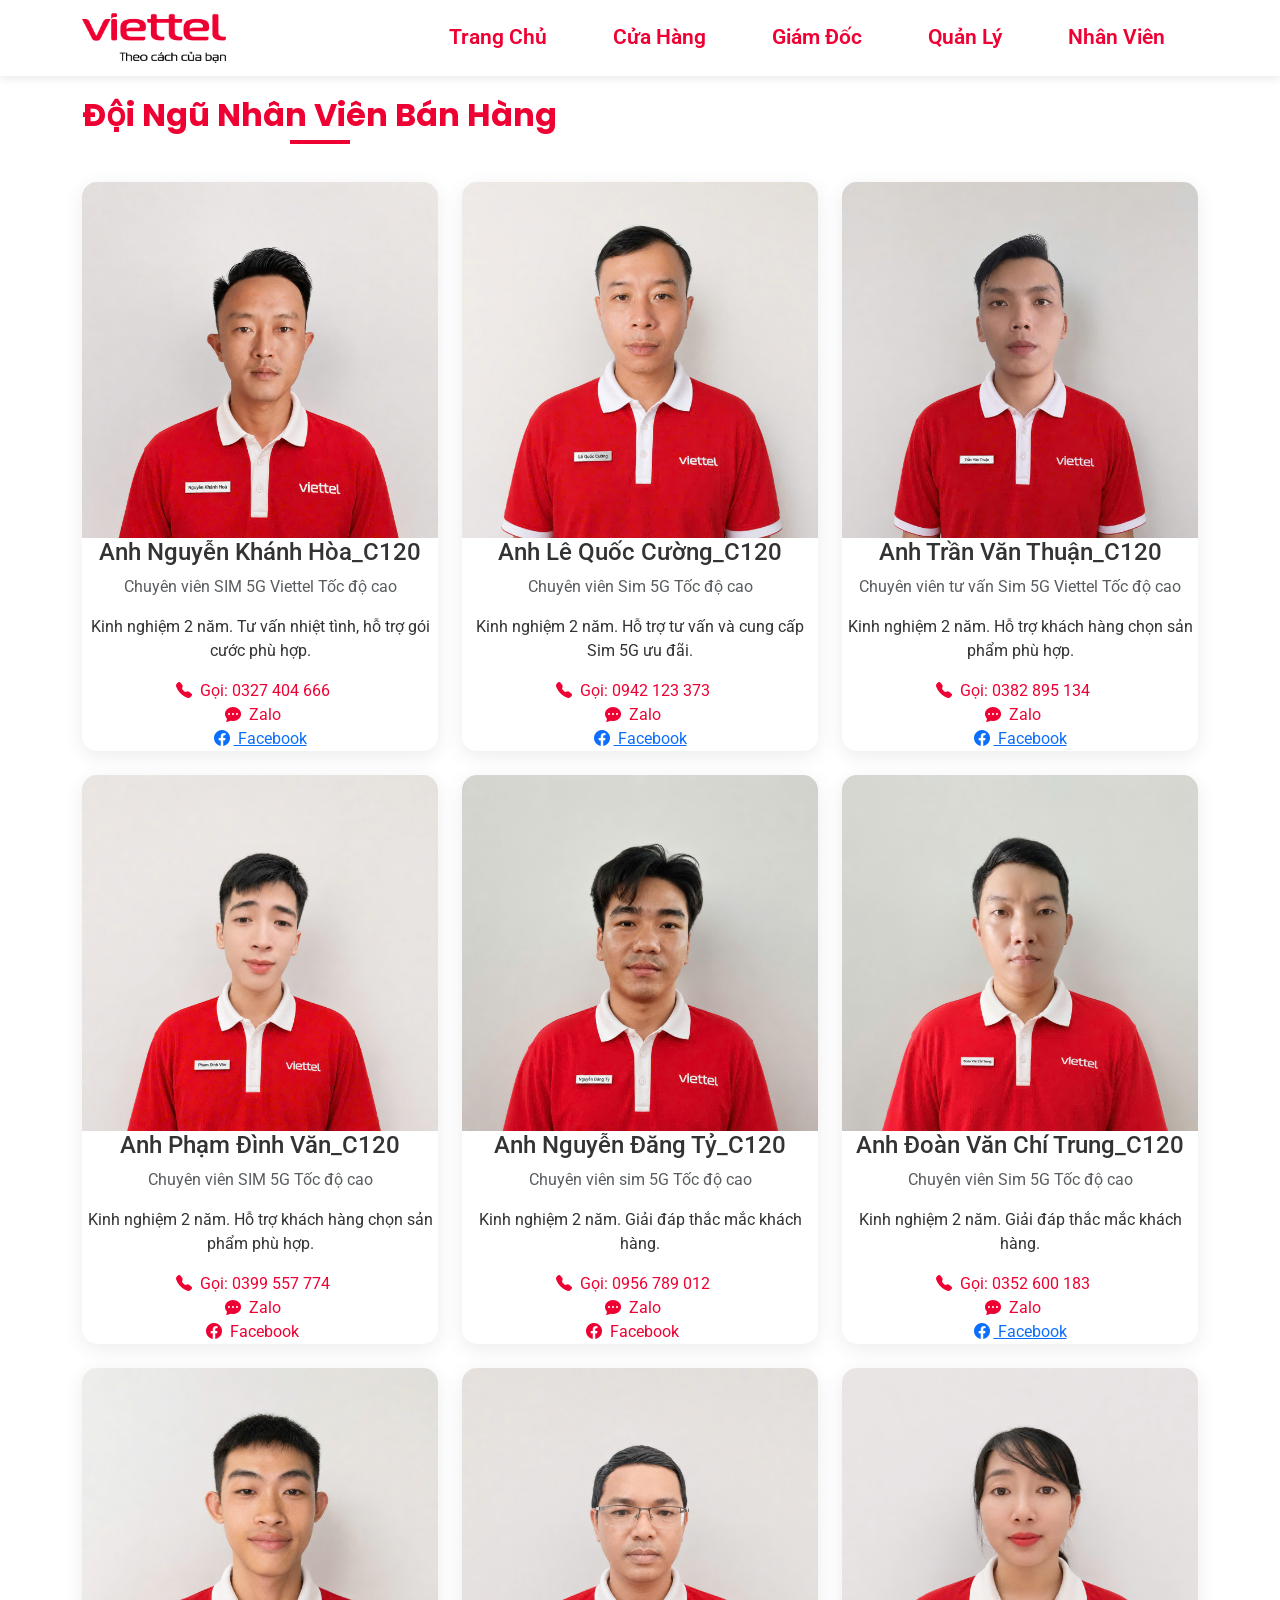
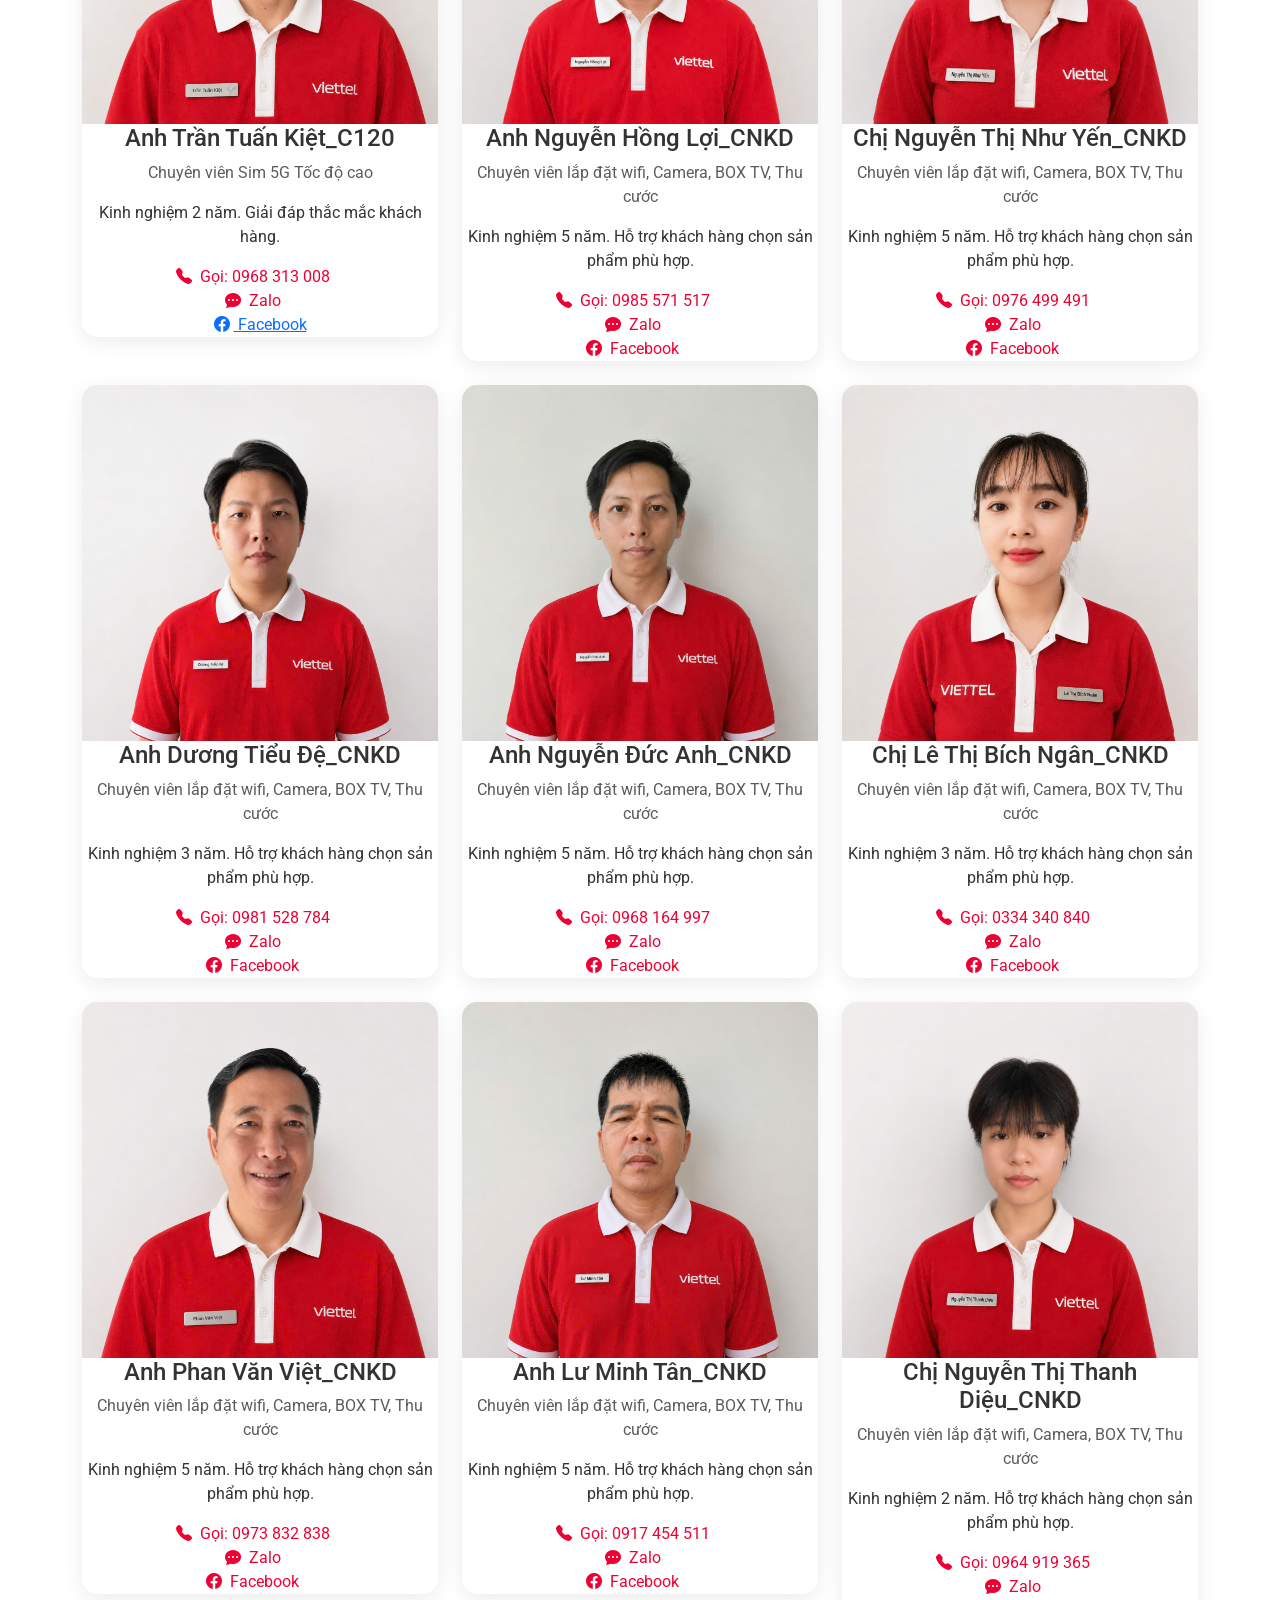
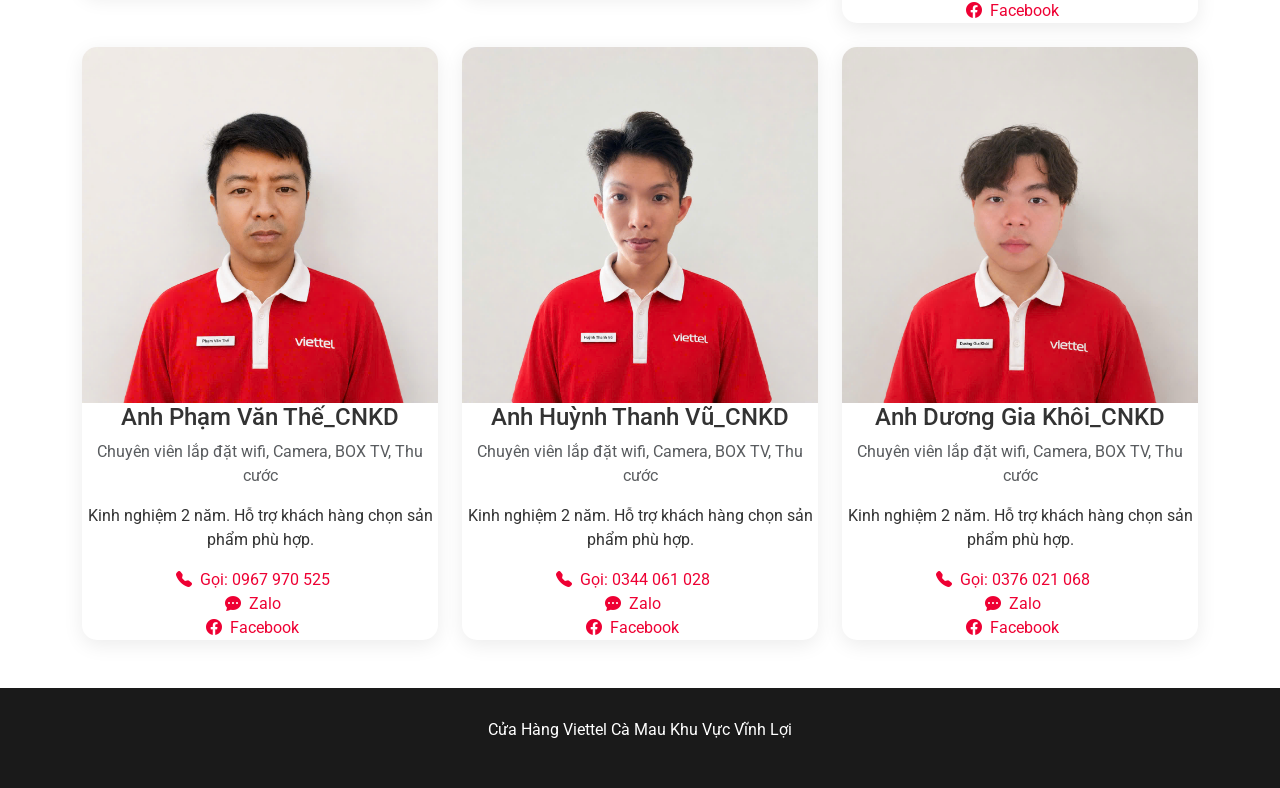
<file: staff.html>
<!doctype html>
<html lang="vi">
  <head>
    <meta charset="UTF-8" />
    <meta name="viewport" content="width=device-width, initial-scale=1.0" />
    <title>Nhân Viên - Cửa Hàng Viettel</title>
    <link
      href="https://cdn.jsdelivr.net/npm/bootstrap@5.3.3/dist/css/bootstrap.min.css"
      rel="stylesheet"
    />
    <link
      href="https://fonts.googleapis.com/css2?family=Poppins:wght@400;600;700&family=Roboto:wght@300;400;700&display=swap"
      rel="stylesheet"
    />
    <link
      rel="stylesheet"
      href="https://cdn.jsdelivr.net/npm/bootstrap-icons@1.11.3/font/bootstrap-icons.min.css"
    />
    <link rel="stylesheet" href="style.css" />
  </head>
  <body>
    <!-- Navbar -->
    <nav class="navbar navbar-expand-lg fixed-top">
      <div class="container">
        <a class="navbar-brand" href="index.html">
          <img src="image/logo-viettel-slogan.png" alt="Viettel Logo" />
        </a>
        <button
          class="navbar-toggler"
          type="button"
          data-bs-toggle="collapse"
          data-bs-target="#navbarNav"
        >
          <span class="navbar-toggler-icon"></span>
        </button>
        <div class="collapse navbar-collapse" id="navbarNav">
          <ul class="navbar-nav ms-auto">
            <li class="nav-item">
              <a class="nav-link" href="index.html">Trang Chủ</a>
            </li>
            <li class="nav-item">
              <a class="nav-link" href="products.html">Cửa Hàng</a>
            </li>
            <li class="nav-item">
              <a class="nav-link" href="director.html">Giám Đốc</a>
            </li>
            <li class="nav-item">
              <a class="nav-link" href="manager.html">Quản Lý</a>
            </li>
            <li class="nav-item">
              <a class="nav-link" href="staff.html">Nhân Viên</a>
            </li>
          </ul>
        </div>
      </div>
    </nav>

    <section class="py-5 mt-5">
      <div class="container">
        <h2 class="section-title text-center mb-5">
          Đội Ngũ Nhân Viên Bán Hàng
        </h2>
        <div class="row g-4">
          <div class="col-md-4">
            <div class="team-card text-center">
              <img
                src="image/Anh Khanh Hoa.jpg"
                class="card-img-top"
                alt="Nhân viên 1"
              />
              <div class="card-body">
                <h4>Anh Nguyễn Khánh Hòa_C120</h4>
                <p class="text-muted">Chuyên viên SIM 5G Viettel Tốc độ cao</p>
                <p>
                  Kinh nghiệm 2 năm. Tư vấn nhiệt tình, hỗ trợ gói cước phù hợp.
                </p>
                <div class="mt-3">
                  <a href="tel:0327404666" class="contact-link"
                    ><i class="bi bi-telephone-fill me-1"></i> Gọi: 0327 404
                    666</a
                  ><br />
                  <a href="https://zalo.me/0327404666" class="contact-link"
                    ><i class="bi bi-chat-dots-fill me-1"></i> Zalo</a
                  ><br />
                  <a
                    href="https://www.facebook.com/share/1GjhUDbabW/?mibextid=wwXIfr"
                    ><i class="bi bi-facebook me-1"></i> Facebook</a
                  >
                </div>
              </div>
            </div>
          </div>
          <div class="col-md-4">
            <div class="team-card text-center">
              <img
                src="image/Anh Quoc Cuong.jpg"
                class="card-img-top"
                alt="Nhân viên 2"
              />
              <div class="card-body">
                <h4>Anh Lê Quốc Cường_C120</h4>
                <p class="text-muted">Chuyên viên Sim 5G Tốc độ cao</p>
                <p>
                  Kinh nghiệm 2 năm. Hỗ trợ tư vấn và cung cấp Sim 5G ưu đãi.
                </p>
                <div class="mt-3">
                  <a href="tel:0942123373" class="contact-link"
                    ><i class="bi bi-telephone-fill me-1"></i> Gọi: 0942 123
                    373</a
                  ><br />
                  <a href="https://zalo.me/0985893831" class="contact-link"
                    ><i class="bi bi-chat-dots-fill me-1"></i> Zalo</a
                  ><br />
                  <a
                    href="https://www.facebook.com/share/1KTfL9sg8M/?mibextid=wwXIfr"
                    ><i class="bi bi-facebook me-1"></i> Facebook</a
                  >
                </div>
              </div>
            </div>
          </div>
          <div class="col-md-4">
            <div class="team-card text-center">
              <img
                src="image/Anh Van Thuan.jpg"
                class="card-img-top"
                alt="Nhân viên 3"
              />
              <div class="card-body">
                <h4>Anh Trần Văn Thuận_C120</h4>
                <p class="text-muted">Chuyên viên tư vấn Sim 5G Viettel Tốc độ cao</p>
                <p>
                  Kinh nghiệm 2 năm. Hỗ trợ khách hàng chọn sản phẩm phù hợp.
                </p>
                <div class="mt-3">
                  <a href="tel:0382895134" class="contact-link"
                    ><i class="bi bi-telephone-fill me-1"></i> Gọi: 0382 895
                    134</a
                  ><br />
                  <a href="https://zalo.me/0382895134" class="contact-link"
                    ><i class="bi bi-chat-dots-fill me-1"></i> Zalo</a
                  ><br />
                  <a
                    href="https://www.facebook.com/share/1CSuH2LiWr/?mibextid=wwXIfr"
                    ><i class="bi bi-facebook me-1"></i> Facebook</a
                  >
                </div>
              </div>
            </div>
          </div>
          <div class="col-md-4">
            <div class="team-card text-center">
              <img
                src="image/ANH DINH VAN.jpg"
                class="card-img-top"
                alt="Nhân viên 4"
              />
              <div class="card-body">
                <h4>Anh Phạm Đình Văn_C120</h4>
                <p class="text-muted">Chuyên viên SIM 5G Tốc độ cao</p>
                <p> Kinh nghiệm 2 năm. Hỗ trợ khách hàng chọn sản phẩm phù hợp.</p>
                <div class="mt-3">
                  <a href="tel:0399557774" class="contact-link"
                    ><i class="bi bi-telephone-fill me-1"></i> Gọi: 0399 557
                    774</a
                  ><br />
                  <a href="https://zalo.me/0399557774" class="contact-link"
                    ><i class="bi bi-chat-dots-fill me-1"></i> Zalo</a
                  ><br />
                  <a
                    href="https://www.facebook.com/share/18fkB34sBa/?mibextid=wwXIfr"
                    class="contact-link"
                    ><i class="bi bi-facebook me-1"></i> Facebook</a
                  >
                </div>
              </div>
            </div>
          </div>
          <div class="col-md-4">
            <div class="team-card text-center">
              <img
                src="image/Anh Ty .jpg"
                class="card-img-top"
                alt="Nhân viên 5"
              />
              <div class="card-body">
                <h4>Anh Nguyễn Đăng Tỷ_C120</h4>
                <p class="text-muted">Chuyên viên sim 5G Tốc độ cao</p>
                <p>Kinh nghiệm 2 năm. Giải đáp thắc mắc khách hàng.</p>
                <div class="mt-3">
                  <a href="tel:0394995738" class="contact-link"
                    ><i class="bi bi-telephone-fill me-1"></i> Gọi: 0956 789
                    012</a
                  ><br />
                  <a href="https://zalo.me/0394995738" class="contact-link"
                    ><i class="bi bi-chat-dots-fill me-1"></i> Zalo</a
                  ><br />
                  <a
                    href="https://www.facebook.com/share/1BN6SDXk6M/"
                    class="contact-link"
                    ><i class="bi bi-facebook me-1"></i> Facebook</a
                  >
                </div>
              </div>
            </div>
          </div>
          <div class="col-md-4">
            <div class="team-card text-center">
              <img
                src="image/Anh Chi Trung.jpg"
                class="card-img-top"
                alt="Nhân viên 5"
              />
              <div class="card-body">
                <h4>Anh Đoàn Văn Chí Trung_C120</h4>
                <p class="text-muted">Chuyên viên Sim 5G Tốc độ cao</p>
                <p>Kinh nghiệm 2 năm. Giải đáp thắc mắc khách hàng.</p>
                <div class="mt-3">
                  <a href="tel:0352600183" class="contact-link"
                    ><i class="bi bi-telephone-fill me-1"></i> Gọi: 0352 600
                    183</a
                  ><br />
                  <a href="https://zalo.me/0352600183" class="contact-link"
                    ><i class="bi bi-chat-dots-fill me-1"></i> Zalo</a
                  ><br />
                  <a
                    href="https://www.facebook.com/share/1Eoar1kiVF/?mibextid=wwXIfr"
                    ><i class="bi bi-facebook me-1"></i> Facebook</a
                  >
                </div>
              </div>
            </div>
          </div>
          <div class="col-md-4">
            <div class="team-card text-center">
              <img
                src="image/Anh Tuan Kiet.jpg"
                class="card-img-top"
                alt="Nhân viên 5"
              />
              <div class="card-body">
                <h4>Anh Trần Tuấn Kiệt_C120</h4>
                <p class="text-muted">Chuyên viên Sim 5G Tốc độ cao</p>
                <p>Kinh nghiệm 2 năm. Giải đáp thắc mắc khách hàng.</p>
                <div class="mt-3">
                  <a href="tel:0968313008" class="contact-link"
                    ><i class="bi bi-telephone-fill me-1"></i> Gọi: 0968 313
                    008</a
                  ><br />
                  <a href="https://zalo.me/0968313008" class="contact-link"
                    ><i class="bi bi-chat-dots-fill me-1"></i> Zalo</a
                  ><br />
                  <a
                    href=""
                    ><i class="bi bi-facebook me-1"></i> Facebook</a
                  >
                </div>
              </div>
            </div>
          </div>
          <div class="col-md-4">
            <div class="team-card text-center">
              <img
                src="image/Anh Loi.jpg"
                class="card-img-top"
                alt="Nhân viên 4"
              />
              <div class="card-body">
                <h4>Anh Nguyễn Hồng Lợi_CNKD</h4>
                <p class="text-muted">Chuyên viên lắp đặt wifi, Camera, BOX TV, Thu cước </p>
                <p> Kinh nghiệm 5 năm. Hỗ trợ khách hàng chọn sản phẩm phù hợp.</p>
                <div class="mt-3">
                  <a href="tel:0985571517" class="contact-link"
                    ><i class="bi bi-telephone-fill me-1"></i> Gọi: 0985 571
                    517</a
                  ><br />
                  <a href="https://zalo.me/0985571517" class="contact-link"
                    ><i class="bi bi-chat-dots-fill me-1"></i> Zalo</a
                  ><br />
                  <a
                    href=""
                    class="contact-link"
                    ><i class="bi bi-facebook me-1"></i> Facebook</a
                  >
                </div>
              </div>
            </div>
          </div>
          <div class="col-md-4">
            <div class="team-card text-center">
              <img
                src="image/Anh Yen.jpg"
                class="card-img-top"
                alt="Nhân viên 4"
              />
              <div class="card-body">
                <h4>Chị Nguyễn Thị Như Yến_CNKD</h4>
                <p class="text-muted">Chuyên viên lắp đặt wifi, Camera, BOX TV, Thu cước </p>
                <p> Kinh nghiệm 5 năm. Hỗ trợ khách hàng chọn sản phẩm phù hợp.</p>
                <div class="mt-3">
                  <a href="tel:0976499491" class="contact-link"
                    ><i class="bi bi-telephone-fill me-1"></i> Gọi: 0976 499
                    491</a
                  ><br />
                  <a href="https://zalo.me/0976499491" class="contact-link"
                    ><i class="bi bi-chat-dots-fill me-1"></i> Zalo</a
                  ><br />
                  <a
                    href=""
                    class="contact-link"
                    ><i class="bi bi-facebook me-1"></i> Facebook</a
                  >
                </div>
              </div>
            </div>
          </div>
          <div class="col-md-4">
            <div class="team-card text-center">
              <img
                src="image/Anh Tieu De.jpg"
                class="card-img-top"
                alt="Nhân viên 4"
              />
              <div class="card-body">
                <h4>Anh Dương Tiểu Đệ_CNKD</h4>
                <p class="text-muted">Chuyên viên lắp đặt wifi, Camera, BOX TV, Thu cước</p>
                <p> Kinh nghiệm 3 năm. Hỗ trợ khách hàng chọn sản phẩm phù hợp.</p>
                <div class="mt-3">
                  <a href="tel:0981528784" class="contact-link"
                    ><i class="bi bi-telephone-fill me-1"></i> Gọi: 0981 528
                    784</a
                  ><br />
                  <a href="https://zalo.me/0981528784" class="contact-link"
                    ><i class="bi bi-chat-dots-fill me-1"></i> Zalo</a
                  ><br />
                  <a
                    href="https://www.facebook.com/share/1CRh34EASn/?mibextid=wwXIfr"
                    class="contact-link"
                    ><i class="bi bi-facebook me-1"></i> Facebook</a
                  >
                </div>
              </div>
            </div>
          </div>
          <div class="col-md-4">
            <div class="team-card text-center">
              <img
                src="image/Anh Duc Anh.jpg"
                class="card-img-top"
                alt="Nhân viên 4"
              />
              <div class="card-body">
                <h4>Anh Nguyễn Đức Anh_CNKD</h4>
                <p class="text-muted">Chuyên viên lắp đặt wifi, Camera, BOX TV, Thu cước</p>
                <p> Kinh nghiệm 5 năm. Hỗ trợ khách hàng chọn sản phẩm phù hợp.</p>
                <div class="mt-3">
                  <a href="tel:0968164997" class="contact-link"
                    ><i class="bi bi-telephone-fill me-1"></i> Gọi: 0968 164
                    997</a
                  ><br />
                  <a href="https://zalo.me/0968164997" class="contact-link"
                    ><i class="bi bi-chat-dots-fill me-1"></i> Zalo</a
                  ><br />
                  <a
                    href=""
                    class="contact-link"
                    ><i class="bi bi-facebook me-1"></i> Facebook</a
                  >
                </div>
              </div>
            </div>
          </div>
          <div class="col-md-4">
            <div class="team-card text-center">
              <img
                src="image/Anh Bich Ngan.jpg"
                class="card-img-top"
                alt="Nhân viên 4"
              />
              <div class="card-body">
                <h4>Chị Lê Thị Bích Ngân_CNKD</h4>
                <p class="text-muted">Chuyên viên lắp đặt wifi, Camera, BOX TV, Thu cước</p>
                <p> Kinh nghiệm 3 năm. Hỗ trợ khách hàng chọn sản phẩm phù hợp.</p>
                <div class="mt-3">
                  <a href="tel:0334340840" class="contact-link"
                    ><i class="bi bi-telephone-fill me-1"></i> Gọi: 0334 340
                    840</a
                  ><br />
                  <a href="https://zalo.me/0334340840" class="contact-link"
                    ><i class="bi bi-chat-dots-fill me-1"></i> Zalo</a
                  ><br />
                  <a
                    href=""
                    class="contact-link"
                    ><i class="bi bi-facebook me-1"></i> Facebook</a
                  >
                </div>
              </div>
            </div>
          </div>
          <div class="col-md-4">
            <div class="team-card text-center">
              <img
                src="image/Anh Anh Tien.jpg"
                class="card-img-top"
                alt="Nhân viên 4"
              />
              <div class="card-body">
                <h4>Anh Phan Văn Việt_CNKD</h4>
                <p class="text-muted">Chuyên viên lắp đặt wifi, Camera, BOX TV, Thu cước</p>
                <p> Kinh nghiệm 5 năm. Hỗ trợ khách hàng chọn sản phẩm phù hợp.</p>
                <div class="mt-3">
                  <a href="tel:0973832838" class="contact-link"
                    ><i class="bi bi-telephone-fill me-1"></i> Gọi: 0973 832
                    838</a
                  ><br />
                  <a href="https://zalo.me/0973832838" class="contact-link"
                    ><i class="bi bi-chat-dots-fill me-1"></i> Zalo</a
                  ><br />
                  <a
                    href=""
                    class="contact-link"
                    ><i class="bi bi-facebook me-1"></i> Facebook</a
                  >
                </div>
              </div>
            </div>
          </div>
           <div class="col-md-4">
            <div class="team-card text-center">
              <img
                src="image/Anh Minh Tan.jpg"
                class="card-img-top"
                alt="Nhân viên 4"
              />
              <div class="card-body">
                <h4>Anh Lư Minh Tân_CNKD</h4>
                <p class="text-muted">Chuyên viên lắp đặt wifi, Camera, BOX TV, Thu cước</p>
                <p> Kinh nghiệm 5 năm. Hỗ trợ khách hàng chọn sản phẩm phù hợp.</p>
                <div class="mt-3">
                  <a href="tel:0917454511" class="contact-link"
                    ><i class="bi bi-telephone-fill me-1"></i> Gọi: 0917 454
                    511</a
                  ><br />
                  <a href="https://zalo.me/0917454511" class="contact-link"
                    ><i class="bi bi-chat-dots-fill me-1"></i> Zalo</a
                  ><br />
                  <a
                    href="https://www.facebook.com/share/1EhzJqrfZ5/?mibextid=wwXIfr"
                    class="contact-link"
                    ><i class="bi bi-facebook me-1"></i> Facebook</a
                  >
                </div>
              </div>
            </div>
          </div>
           <div class="col-md-4">
            <div class="team-card text-center">
              <img
                src="image/Anh Dieu.jpg"
                class="card-img-top"
                alt="Nhân viên 4"
              />
              <div class="card-body">
                <h4>Chị Nguyễn Thị Thanh Diệu_CNKD</h4>
                <p class="text-muted">Chuyên viên lắp đặt wifi, Camera, BOX TV, Thu cước</p>
                <p> Kinh nghiệm 2 năm. Hỗ trợ khách hàng chọn sản phẩm phù hợp.</p>
                <div class="mt-3">
                  <a href="tel:0964919365" class="contact-link"
                    ><i class="bi bi-telephone-fill me-1"></i> Gọi: 0964 919
                    365</a
                  ><br />
                  <a href="https://zalo.me/0964919365" class="contact-link"
                    ><i class="bi bi-chat-dots-fill me-1"></i> Zalo</a
                  ><br />
                  <a
                    href="https://www.facebook.com/share/1QecyJ6HqJ/?mibextid=wwXIfr"
                    class="contact-link"
                    ><i class="bi bi-facebook me-1"></i> Facebook</a
                  >
                </div>
              </div>
            </div>
          </div>
           <div class="col-md-4">
            <div class="team-card text-center">
              <img
                src="image/Anh Van The.jpg"
                class="card-img-top"
                alt="Nhân viên 4"
              />
              <div class="card-body">
                <h4>Anh Phạm Văn Thế_CNKD</h4>
                <p class="text-muted">Chuyên viên lắp đặt wifi, Camera, BOX TV, Thu cước</p>
                <p> Kinh nghiệm 2 năm. Hỗ trợ khách hàng chọn sản phẩm phù hợp.</p>
                <div class="mt-3">
                  <a href="tel:0967970525" class="contact-link"
                    ><i class="bi bi-telephone-fill me-1"></i> Gọi: 0967 970
                    525</a
                  ><br />
                  <a href="https://zalo.me/0967970525" class="contact-link"
                    ><i class="bi bi-chat-dots-fill me-1"></i> Zalo</a
                  ><br />
                  <a
                    href=""
                    class="contact-link"
                    ><i class="bi bi-facebook me-1"></i> Facebook</a
                  >
                </div>
              </div>
            </div>
          </div>
           <div class="col-md-4">
            <div class="team-card text-center">
              <img
                src="image/Anh Vu.jpg"
                class="card-img-top"
                alt="Nhân viên 4"
              />
              <div class="card-body">
                <h4>Anh Huỳnh Thanh Vũ_CNKD</h4>
                <p class="text-muted">Chuyên viên lắp đặt wifi, Camera, BOX TV, Thu cước</p>
                <p> Kinh nghiệm 2 năm. Hỗ trợ khách hàng chọn sản phẩm phù hợp.</p>
                <div class="mt-3">
                  <a href="tel:0344061028" class="contact-link"
                    ><i class="bi bi-telephone-fill me-1"></i> Gọi: 0344 061
                    028</a
                  ><br />
                  <a href="https://zalo.me/0344061028" class="contact-link"
                    ><i class="bi bi-chat-dots-fill me-1"></i> Zalo</a
                  ><br />
                  <a
                    href="https://www.facebook.com/share/1EtH62GCrr/?mibextid=wwXIfr"
                    class="contact-link"
                    ><i class="bi bi-facebook me-1"></i> Facebook</a
                  >
                </div>
              </div>
            </div>
          </div>
           <div class="col-md-4">
            <div class="team-card text-center">
              <img
                src="image/Anh Minh Khoi.jpg"
                class="card-img-top"
                alt="Nhân viên 4"
              />
              <div class="card-body">
                <h4>Anh Dương Gia Khôi_CNKD</h4>
                <p class="text-muted">Chuyên viên lắp đặt wifi, Camera, BOX TV, Thu cước</p>
                <p> Kinh nghiệm 2 năm. Hỗ trợ khách hàng chọn sản phẩm phù hợp.</p>
                <div class="mt-3">
                  <a href="tel:0376021068" class="contact-link"
                    ><i class="bi bi-telephone-fill me-1"></i> Gọi: 0376 021
                    068</a
                  ><br />
                  <a href="https://zalo.me/0376035494" class="contact-link"
                    ><i class="bi bi-chat-dots-fill me-1"></i> Zalo</a
                  ><br />
                  <a
                    href="https://www.facebook.com/share/18rpgbQNxT/"
                    class="contact-link"
                    ><i class="bi bi-facebook me-1"></i> Facebook</a
                  >
                </div>
              </div>
            </div>
          </div>
          <!-- Thêm nhân viên khác bằng cách copy card trên -->
        </div>
      </div>
    </section>

    <footer>
      <div class="container">
        <p>
           Cửa Hàng Viettel Cà Mau Khu Vực Vĩnh Lợi
        </p>
      </div>
    </footer>

    <script src="https://cdn.jsdelivr.net/npm/bootstrap@5.3.3/dist/js/bootstrap.bundle.min.js"></script>
  </body>
</html>
</file>
<file: style.css>
/* style.css - CSS hoàn chỉnh cho website Viettel Cà Mau */

/* Biến màu chủ đạo Viettel */
:root {
  --viettel-red: #ee0033;
  --viettel-dark: #1a1a1a;
  --light-gray: #f8f9fa;
}

/* Style chung cho body */
body {
  font-family: "Roboto", sans-serif;
  color: #333;
  margin: 0;
  padding: 0;
}

/* Navbar - Cập nhật: Làm menu to hơn, cách đều hơn (to ra giữa tí) */
.navbar {
  background-color: white;
  box-shadow: 0 2px 10px rgba(0, 0, 0, 0.1);
}

.navbar-brand img {
  height: 50px;
}

.navbar-nav {
  justify-content: center; /* Căn giữa menu items hơn */
}

.nav-link {
  font-weight: 600;
  color: var(--viettel-red) !important;
  font-size: 1.3rem; /* To hơn nữa */
  margin: 0 25px; /* Cách đều hơn, "to ra giữa tí" */
}

/* Hero section (chỉ cho trang chủ) */
.hero {
  background:
    linear-gradient(rgba(0, 0, 0, 0.55), rgba(0, 0, 0, 0.55)),
    url("image/anhaecoquan.jpg") center/cover no-repeat;
  color: white;
  padding: 180px 0 140px;
  text-align: center;
  position: relative;
}

.hero h1 {
  font-family: "Poppins", sans-serif;
  font-size: 4rem;
  font-weight: 700;
  text-shadow: 2px 2px 8px rgba(0, 0, 0, 0.6);
}

.hero .lead {
  font-size: 1.5rem;
  text-shadow: 1px 1px 6px rgba(0, 0, 0, 0.7);
}

/* Button Viettel */
.btn-viettel {
  background-color: var(--viettel-red);
  border: none;
  color: white;
  font-weight: 600;
  padding: 14px 40px;
  font-size: 1.2rem;
}

.btn-viettel:hover {
  background-color: #c4002c;
}

/* Section title (tiêu đề phần) */
.section-title {
  color: var(--viettel-red);
  font-family: "Poppins", sans-serif;
  font-weight: 700;
  position: relative;
  display: inline-block;
}

.section-title::after {
  content: "";
  width: 60px;
  height: 4px;
  background: var(--viettel-red);
  position: absolute;
  bottom: -10px;
  left: 50%;
  transform: translateX(-50%);
}

/* Card sản phẩm */
.product-card {
  transition: all 0.3s;
  border: none;
  box-shadow: 0 5px 15px rgba(0, 0, 0, 0.1);
}

.product-card:hover {
  transform: translateY(-10px);
  box-shadow: 0 15px 30px rgba(0, 0, 0, 0.15);
}

/* Card đội ngũ (giám đốc, quản lý, nhân viên) */
.team-card {
  background: white;
  border-radius: 15px;
  overflow: hidden;
  box-shadow: 0 5px 20px rgba(0, 0, 0, 0.08);
  transition: all 0.3s;
}

.team-card:hover {
  transform: translateY(-8px);
}

/* Liên kết liên hệ (điện thoại, Zalo, Facebook) */
.contact-link {
  color: var(--viettel-red);
  text-decoration: none;
  margin-right: 15px;
}

.contact-link:hover {
  color: #c4002c;
}

/* Form liên hệ */
#contact {
  background-color: var(--light-gray);
  padding: 60px 0;
}

#contact form {
  max-width: 600px;
  margin: 0 auto;
}

#contact .form-control {
  margin-bottom: 20px;
}

#contact .btn-submit {
  background-color: var(--viettel-red);
  color: white;
  border: none;
}

#contact .btn-submit:hover {
  background-color: #c4002c;
}

/* Footer */
footer {
  background: var(--viettel-dark);
  color: white;
  padding: 30px 0;
  text-align: center;
}

/* Style thêm cho responsive */
@media (max-width: 768px) {
  .hero h1 {
    font-size: 2.5rem;
  }
  .hero .lead {
    font-size: 1.2rem;
  }
  .btn-viettel {
    padding: 10px 30px;
    font-size: 1rem;
  }
  .nav-link {
    font-size: 1.1rem; /* Giảm size menu trên mobile */
    margin: 0 15px;
  }
  /* Google Maps Embed */
  .map-embed {
    margin-bottom: 20px;
  }

  .map-embed iframe {
    border-radius: 10px;
    box-shadow: 0 4px 10px rgba(0, 0, 0, 0.1);
  }
  .product-card .btn-viettel {
    margin-top: 10px;
  }
}
</file>
